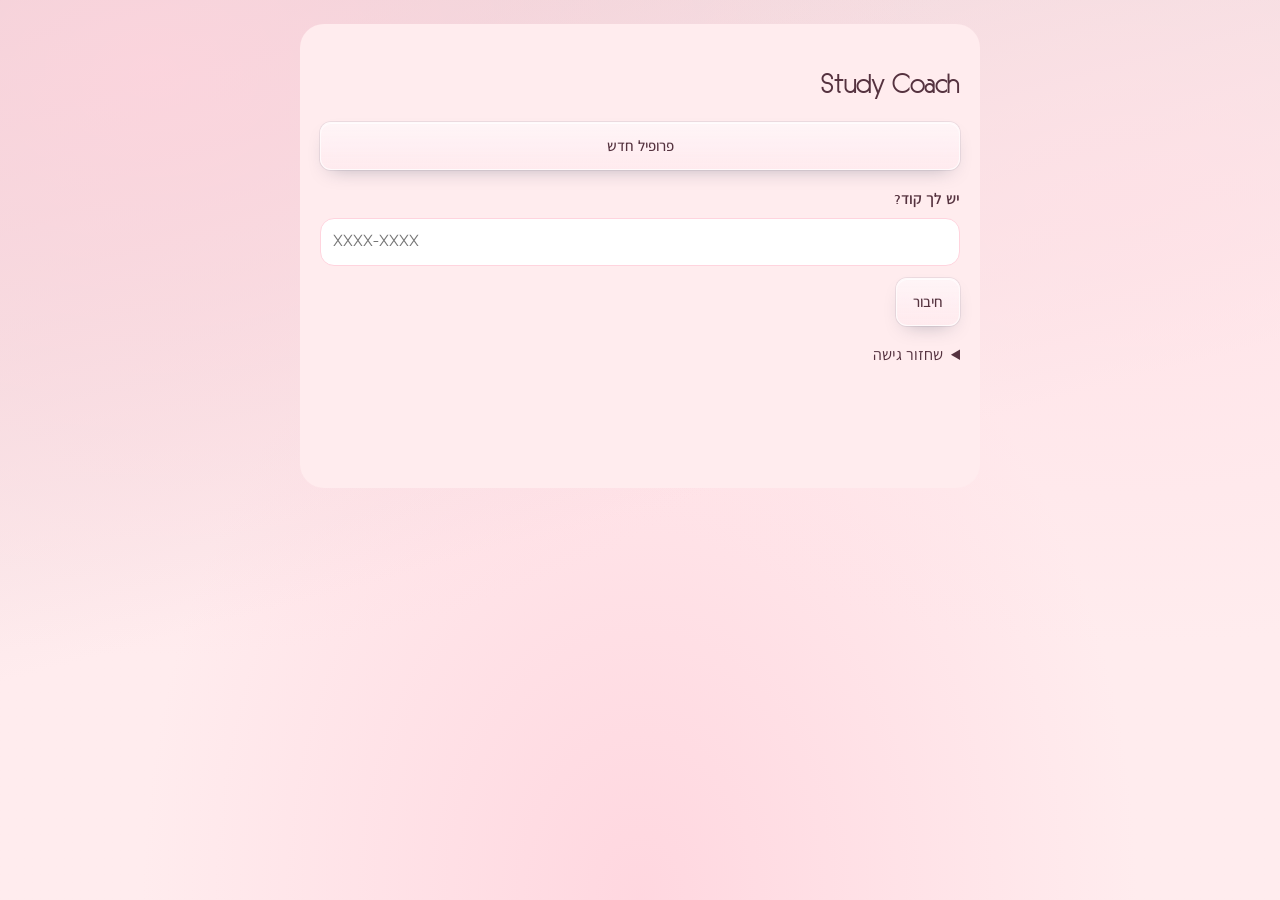
<file: index.html>
<!doctype html>
<html lang="he" dir="rtl" data-style="glass">
<head>
<meta charset="UTF-8">
<meta name="viewport" content="width=device-width, initial-scale=1.0, viewport-fit=cover">
<title>Study Coach</title>
<meta name="robots" content="noindex, nofollow">
<meta name="apple-mobile-web-app-capable" content="yes">
<meta name="mobile-web-app-capable" content="yes">
<meta name="apple-mobile-web-app-status-bar-style" content="black-translucent">
<meta name="apple-mobile-web-app-title" content="Study Coach">
<meta name="theme-color" content="#ffe3ef">
<link rel="manifest" href="manifest.webmanifest">
<link rel="apple-touch-icon" href="apple-touch-icon.png">
<link rel="icon" type="image/png" sizes="192x192" href="icon-192.png">

<style>
:root{
  --ds-page:#fbfaf9; --ds-white:#ffffff; --ds-ink:#251f21; --ds-ink-2:#585254;
  --ds-ink-3:#969394; --ds-hairline:#eae9ea;
  --pink-50:#fff5fa; --pink-100:#ffe3ef; --pink-200:#ffc9de; --pink-300:#ff9ec4; --pink-600:#d6336c; --pink-700:#c2255c;
  --ds-elevation-1: 0 1px 2px rgb(37 31 33 / .12), 0 4px 12px rgb(37 31 33 / .14);
}
*{box-sizing:border-box}
html,body{margin:0;min-height:100%}
body{
  background:var(--ds-page); color:var(--ds-ink);
  font-family:-apple-system,"Segoe UI",Roboto,"Helvetica Neue",Arial,"Noto Sans Hebrew",sans-serif;
  -webkit-font-smoothing:antialiased;
}
.file-card{
  max-width:680px;margin:24px auto;padding:calc(env(safe-area-inset-top,0px) + 22px) 20px calc(104px + env(safe-area-inset-bottom,0px));background:var(--ds-white);
  border-radius:24px;box-shadow:var(--ds-elevation-1);
}
@media (max-width:740px){ .file-card{margin:0;border-radius:0;min-height:100vh;} }
.file-header{margin-bottom:14px;position:relative}
#tabs{position:fixed;left:0;right:0;bottom:0;z-index:20;display:flex;justify-content:center;pointer-events:none}
.tabs-inner{pointer-events:auto;width:100%;max-width:680px;display:flex;gap:4px;background:rgb(255 255 255 / .94);-webkit-backdrop-filter:blur(14px);backdrop-filter:blur(14px);border-top:1.5px solid var(--pink-200);padding:8px 10px calc(8px + env(safe-area-inset-bottom,0px))}
.tab{flex:1;display:flex;flex-direction:column;align-items:center;justify-content:center;gap:2px;min-height:52px;border-radius:16px;text-decoration:none;color:var(--ds-ink-3);font-size:11px;font-weight:700}
.tab-ico{width:24px;height:24px;fill:none;stroke:var(--pink-600);stroke-width:1.8;stroke-linecap:round;stroke-linejoin:round}.tab.is-active .tab-ico{stroke:var(--pink-700)}
.last-nb{display:flex;align-items:center;gap:14px;margin-top:14px;padding:14px 16px;border-radius:20px;border:1.5px solid var(--pink-200);background:var(--pink-50);color:var(--ds-ink);text-decoration:none}.last-nb .tab-ico{width:32px;height:32px;flex:none;stroke:var(--pink-700)}.last-nb-text{display:flex;flex-direction:column;gap:2px;min-width:0}.last-nb-text strong{font-size:17px;overflow-wrap:anywhere}.last-nb-text small{font-size:12px;color:var(--ds-ink-2)}
.tab.is-active{color:var(--pink-700);background:var(--pink-100)}
.page-title{margin:0 0 4px;font-size:28px;font-weight:800}
.settings-lead{font-size:13.5px;color:var(--ds-ink-2);margin:0 0 4px}
.owner-list{display:flex;flex-direction:column;gap:8px;margin-top:8px}
.owner-row{display:flex;align-items:center;justify-content:space-between;gap:10px;border:1.5px solid var(--pink-200);border-radius:14px;padding:10px 12px}
.owner-meta{display:flex;flex-direction:column;gap:2px;min-width:0}
.owner-sub{font-size:12.5px;color:var(--ds-ink-2)}
.owner-row .file-button{margin-top:0;white-space:nowrap;padding:8px 12px;font-size:13.5px}
.file-title{margin:0;font-size:28px;font-weight:800}
.file-fact{margin-top:2px;font-size:13px;color:var(--ds-ink-2)}
.group{margin-top:20px}
.group-label{margin:0 0 8px;font-size:13px;font-weight:700;color:var(--ds-ink-2)}
.caption{font-size:12px;color:var(--ds-ink-2);margin-top:8px}
.closing{margin-top:26px;text-align:center;font-size:12px;color:var(--ds-ink-3)}
.file-button{display:inline-block;font:inherit;font-size:13px;font-weight:700;padding:9px 16px;border-radius:999px;
  border:1.5px solid var(--pink-300);background:var(--pink-100);color:var(--pink-700);cursor:pointer;text-decoration:none}
.file-button[data-variant="secondary"]{background:#fff}
.file-button:hover{border-color:var(--pink-600)}
.file-hover-wrap{text-decoration:none}
.file-hover-underline:hover{text-decoration:underline}
.next-exam{display:flex;flex-direction:column;align-items:flex-start;gap:8px;padding:20px;border-radius:22px;
  background:linear-gradient(135deg,var(--pink-100),var(--pink-200));border:1px solid var(--pink-300);margin-bottom:6px}
.next-label{font-size:13px;font-weight:700;color:var(--pink-700)}
.next-count-row{display:flex;align-items:baseline;gap:8px}
.next-num{font-size:52px;font-weight:800;line-height:1;color:var(--pink-700);font-variant-numeric:tabular-nums}
.next-word{font-size:20px;font-weight:700;color:var(--pink-700)}
.next-word.is-big{font-size:40px;font-weight:800;line-height:1.05}
.next-name{font-size:16px;font-weight:600;color:var(--ds-ink)}
.next-date{font-size:13px;color:var(--ds-ink-2)}
.next-link{margin-top:4px}
.search{display:flex;align-items:center;gap:8px;background:#fff;border:1.5px solid var(--pink-200);border-radius:999px;padding:11px 16px;margin:14px 0 4px}
.search:focus-within{border-color:var(--pink-300)}
.search input{flex:1;min-width:0;border:0;outline:0;font:inherit;font-size:15px;background:transparent;color:var(--ds-ink)}
.search input::placeholder{color:var(--ds-ink-2)}
.no-results{font-size:14px;color:var(--ds-ink-2);text-align:center;padding:18px 0}
.pbar-wrap{display:flex;flex-direction:column;gap:6px;width:100%}
.pbar{height:10px;border-radius:999px;background:#fff;border:1px solid var(--pink-200);overflow:hidden}
.pbar>span{display:block;height:100%;background:var(--pink-600);border-radius:999px;transition:width .3s ease}
.pbar-text{font-size:12px;font-weight:600;color:var(--ds-ink-2)}
.sprint{display:flex;flex-direction:column;gap:10px}
.sprint-card{display:flex;flex-direction:column;gap:10px;padding:14px 16px;border-radius:16px;border:1px solid transparent;text-decoration:none;color:inherit}
.sprint-head{display:flex;justify-content:space-between;align-items:baseline;gap:8px}
.sprint-name{font-weight:700;font-size:14px;color:var(--ds-ink)}
.sprint-days{font-size:12px;font-weight:700;white-space:nowrap}
.exams{display:flex;flex-direction:column}
.exam-row{display:block;padding:12px 0;border-bottom:1px solid var(--ds-hairline);text-decoration:none;color:inherit}
.exam-row:last-child{border-bottom:0}
.exam-flex{display:flex;align-items:center;gap:14px}
.exam-date{display:flex;flex-direction:column;align-items:center;justify-content:center;min-width:56px;padding:6px 8px;background:var(--pink-100);border-radius:14px;color:var(--pink-700)}
.exam-date strong{font-size:20px;line-height:1.1}
.exam-date span{font-size:11px}
.exam-body{flex:1;min-width:0;display:flex;flex-direction:column;gap:2px}
.exam-name{font-weight:600;font-size:14px;color:var(--ds-ink);display:flex;align-items:center;gap:6px;flex-wrap:wrap}
.exam-pill{font-size:10px;font-weight:700;background:var(--pink-100);color:var(--pink-700);border-radius:999px;padding:2px 8px}
.exam-meta{font-size:12px;color:var(--ds-ink-2)}
.exam-count{font-size:13px;font-weight:600;color:var(--pink-700);white-space:nowrap}
.month{border:1px solid var(--pink-200);border-radius:16px;overflow:hidden;background:#fff}
.month-head{display:grid;grid-template-columns:repeat(7,1fr);background:var(--pink-100);color:var(--pink-700);font-size:12px;font-weight:600;text-align:center}
.month-head>div{padding:8px 0}
.month-week{display:grid;grid-template-columns:repeat(7,1fr);border-top:1px solid var(--ds-hairline)}
.month-day{min-height:52px;padding:4px 2px;text-align:center;border-inline-start:1px solid var(--ds-hairline);display:flex;flex-direction:column;align-items:center;gap:2px}
.month-day:first-child{border-inline-start:0}
.month-num{font-size:12px;font-weight:600;color:var(--ds-ink)}
.month-day.has-exam{background:var(--pink-50)}
.month-day.has-exam .month-num{color:var(--pink-700)}
.month-exam{font-size:9px;line-height:1.2;background:var(--pink-200);color:var(--pink-700);border-radius:6px;padding:1px 4px;max-width:100%;overflow:hidden;text-overflow:ellipsis;white-space:nowrap}
.month-day.is-today{outline:2px solid var(--pink-300);outline-offset:-2px;border-radius:8px}
.summaries{display:flex;flex-direction:column;gap:10px}
.summary-row{display:flex;flex-direction:column;gap:10px;padding:12px 14px;background:#fff;border:1px solid var(--ds-hairline);border-radius:16px}
.summary-top{display:flex;align-items:center;gap:12px}
.summary-chip{display:flex;align-items:center;justify-content:center;min-width:40px;height:40px;border-radius:12px;border:1px solid transparent;font-size:20px}
.summary-body{flex:1;min-width:0;display:flex;flex-direction:column;gap:2px}
.summary-name{font-weight:600;font-size:14px;color:var(--ds-ink);text-decoration:none;align-self:flex-start}
.summary-row.is-studied .summary-name{color:var(--ds-ink-2)}
.summary-note{font-size:12px;color:var(--ds-ink-2)}
.summary-actions{display:flex;align-items:center;gap:8px;flex-wrap:wrap}
.studied-toggle{min-height:40px;flex-shrink:0;font:inherit;font-size:12px;font-weight:700;padding:7px 12px;border-radius:999px;border:1.5px solid var(--pink-300);background:#fff;color:var(--pink-700);cursor:pointer;margin-inline-start:auto}
.studied-toggle.is-on{color:#fff;border-width:1.5px}
.subjects{display:grid;grid-template-columns:repeat(2,1fr);gap:10px}
@media (min-width:768px){.subjects{grid-template-columns:repeat(4,1fr)}}
.subject{display:flex;flex-direction:column;align-items:flex-start;gap:4px;padding:14px;background:var(--pink-50);border:1px solid var(--pink-200);border-radius:16px;text-decoration:none;color:inherit}
.subject-emoji{font-size:22px}
.subject-name{font-weight:600;font-size:14px;color:var(--ds-ink)}
.subject-count{font-size:12px;color:var(--ds-ink-2)}
.back-link{align-self:flex-start;margin-bottom:12px;min-height:40px;display:inline-flex;align-items:center}
.subject-head{display:flex;align-items:center;gap:12px;margin-bottom:12px}
.subject-head-emoji{font-size:34px}
.subject-head-name{font-size:26px;font-weight:800;color:var(--ds-ink)}
.subj-exam{display:flex;flex-direction:column;gap:4px;padding:14px 16px;border-radius:16px;border:1px solid transparent;margin-bottom:14px}
.subj-exam-name{font-weight:700;font-size:15px;color:var(--ds-ink)}
.subj-exam-meta{font-size:13px;color:var(--ds-ink-2)}
.hero-wrap{max-width:460px;margin:0 auto;border-radius:24px;overflow:hidden;border:1.5px solid var(--pink-200);background:#f0ebef;box-shadow:0 6px 20px rgb(214 51 108 / .10)}
.hero-wrap img{display:block;width:100%;height:auto}
.streak-card{display:flex;align-items:center;gap:12px;background:linear-gradient(135deg,var(--pink-50),var(--pink-100));border:1.5px solid var(--pink-200);border-radius:22px;padding:14px 18px;margin-top:14px}
@keyframes streak-pop{0%{transform:scale(.35);opacity:.2}60%{transform:scale(1.22);opacity:1}100%{transform:scale(1)}}
.streak-flame{font-size:30px;animation:streak-pop .6s ease}
.streak-num{font-size:34px;font-weight:800;color:var(--pink-700);min-width:42px;text-align:center;animation:streak-pop .5s ease}
.streak-text{display:flex;flex-direction:column;gap:2px}
.streak-label{font-weight:700}
.streak-best{font-size:12.5px;color:var(--pink-600)}
.reminders-card{display:flex;align-items:center;gap:12px;background:linear-gradient(135deg,#fff8dd,#ffefd9);border:1.5px solid #f3e7b4;border-radius:22px;padding:14px 18px;margin-top:14px}
.reminders-emoji{font-size:26px}
.reminders-text{flex:1;display:flex;flex-direction:column;gap:2px}
.reminders-title{font-weight:700}
.reminders-sub{font-size:12.5px;color:#8a6d3b}
.reminders-btn{border:1.5px solid var(--pink-200);background:#fff;color:var(--pink-700);font-weight:700;border-radius:999px;padding:8px 16px;font-size:13px;cursor:pointer}
.sync-card{background:linear-gradient(135deg,#f3e9ff,#ffe9f4);border-color:#e4cdf5}
.sync-code{direction:ltr;display:inline-block;font-size:20px;font-weight:800;letter-spacing:3px;background:#fff;border:1.5px dashed #d9a5e0;border-radius:12px;padding:4px 12px;margin-top:6px}
.sync-input{direction:ltr;font-size:16px;letter-spacing:2px;padding:7px 10px;border-radius:12px;border:1.5px solid #e0b8e8;width:140px;text-align:center;font-family:inherit}
.sync-error{color:#c0392b;font-size:13px}
.sync-row{display:flex;gap:8px;margin-top:6px;flex-wrap:wrap;align-items:center}
.reminders-btn.is-on{background:var(--pink-700);border-color:var(--pink-700);color:#fff}
.reminders-btn:disabled{opacity:.6}
.streak-hint{margin-inline-start:auto;font-size:11px;color:#c49bae;text-align:left}
.hero-gap{margin-top:14px}

[hidden]{display:none!important}
:root[data-theme="blue"]{--ds-page:#f6faff;--ds-ink:#182d49;--ds-ink-2:#49617e;--pink-50:#f0f7ff;--pink-100:#e0efff;--pink-200:#bedbff;--pink-300:#8dbbfa;--pink-600:#377dc7;--pink-700:#235b96}
:root[data-theme="blue"] .sync-card{background:linear-gradient(135deg,#edf4ff,#dcecff);border-color:#bedbff}
:root[data-theme="blue"] .reminders-card:not(.sync-card){background:#eef6ff;border-color:#bedbff}
:root[data-theme="blue"] .reminders-sub{color:#49617e}
:root[data-theme="blue"] .hero-wrap{box-shadow:0 6px 20px rgb(35 91 150 / .10)}
.theme-options{display:flex;gap:12px}.theme-option{min-height:48px;border:2px solid transparent;border-radius:16px;padding:10px 20px;font:inherit;font-weight:700;cursor:pointer}.theme-option[aria-pressed="true"]{outline:2px solid var(--pink-700);outline-offset:3px}
.onboard{display:flex;flex-direction:column;gap:18px;padding-top:22px}.onboard h1{margin:0}.onboard input,.onboard textarea,.timetable-editor{width:100%;font:inherit;min-height:48px;border:1.5px solid var(--pink-200);border-radius:14px;padding:12px;background:#fff;color:var(--ds-ink)}.onboard textarea{min-height:130px;resize:vertical}.onboard label{font-size:14px;font-weight:600;display:grid;gap:8px}.onboard .file-button{min-height:48px;text-align:center}.form-error{color:#b22636;font-size:13px}.timetable-editor{min-height:120px;margin:10px 0;white-space:pre-wrap}.save-state{font-size:12px;color:var(--ds-ink-2);min-height:16px}
.add-link-first{display:block;width:100%;min-height:48px;margin-bottom:22px}.privacy-note p{font-size:13px;line-height:1.7;color:var(--ds-ink-2)}.fold{margin-bottom:14px}.fold summary{display:flex;align-items:center;justify-content:space-between;gap:10px;cursor:pointer;font-weight:600;font-size:14px;color:var(--ds-ink);padding:10px 0;list-style:none}.fold summary::-webkit-details-marker{display:none}.fold summary::after{content:"⌄";color:var(--ds-ink-2);transition:transform .15s ease}.fold[open] summary::after{transform:rotate(180deg)}:root[dir="ltr"] .streak-hint{text-align:right}.danger{color:#b22636;border-color:#e1a6ae;background:#fff5f5}.confirm-panel{margin-top:14px;padding:16px;border:1px solid #e1a6ae;border-radius:16px}.confirm-panel label{display:block;margin-bottom:14px}.add-link-form{display:grid;gap:12px;padding:18px;background:var(--pink-50);border:1px solid var(--pink-200);border-radius:18px;margin-bottom:18px}.add-link-form label{display:grid;gap:6px;font-size:14px}.add-link-form input,.add-link-form select{width:100%;font:inherit;min-height:46px;border-radius:12px;border:1px solid var(--pink-200);padding:10px;background:#fff;color:var(--ds-ink)}

:root[data-theme="purple"]{--ds-page:#faf7ff;--ds-ink:#30213e;--ds-ink-2:#625173;--pink-50:#f8f3ff;--pink-100:#eee5ff;--pink-200:#d8c5f5;--pink-300:#b897e1;--pink-600:#8a5bc1;--pink-700:#6841a3}
:root[data-theme="mint"]{--ds-page:#f5fbf8;--ds-ink:#203a30;--ds-ink-2:#4d6b5f;--pink-50:#effaf5;--pink-100:#def5eb;--pink-200:#b6dfcd;--pink-300:#85c4aa;--pink-600:#368060;--pink-700:#276b52}
:root[data-theme="burgundy"]{--ds-page:#f8f1f2;--ds-ink:#2b0b14;--ds-ink-2:#6b3a47;--pink-50:#f3e6e8;--pink-100:#e9d0d5;--pink-200:#cfa3ac;--pink-300:#a45c6b;--pink-600:#6b1427;--pink-700:#4a0d1b}
:root[data-theme="dark"]{color-scheme:dark;--ds-page:#121a27;--ds-white:#192536;--ds-ink:#e8effb;--ds-ink-2:#b9c8dc;--ds-ink-3:#96aac3;--ds-hairline:#34465e;--pink-50:#1d2b3e;--pink-100:#243349;--pink-200:#405570;--pink-300:#607fa4;--pink-600:#aacbfa;--pink-700:#d0e3ff}
:root:not([data-theme="pink"]) .sync-card,:root:not([data-theme="pink"]) .reminders-card{background:var(--pink-50);border-color:var(--pink-200)}
:root:not([data-theme="pink"]) .reminders-sub,:root:not([data-theme="pink"]) .streak-hint{color:var(--ds-ink-2)}
:root[data-theme="dark"] .tabs-inner{background:rgb(25 37 54 / .96)}
:root[data-theme="dark"] :is(.summary-row,.search,.month,.pbar,.file-button[data-variant="secondary"],.reminders-btn,.sync-code,.sync-input,.onboard input,.onboard textarea,.timetable-editor,.add-link-form input,.add-link-form select){background:var(--ds-white);color:var(--ds-ink)}
:root[data-theme="dark"] .subject{background:var(--pink-50)!important;border-color:var(--pink-200)!important}
:root[data-theme="dark"] .subject-count,:root[data-theme="dark"] .subj-exam-meta{color:var(--ds-ink-2)!important}
:root[data-theme="dark"] .subj-exam,:root[data-theme="dark"] .summary-row.is-studied{background:var(--pink-50)!important;border-color:var(--pink-200)!important}
:root[data-theme="dark"] .summary-chip{color:#243349}
:root[data-theme="dark"] .danger{background:#35232c;color:#ffb7c2;border-color:#a56c79}
.theme-options{flex-wrap:wrap}.theme-option{flex:1 1 28%;min-width:90px}

:root[data-theme="dark"] .sprint-card{background:var(--pink-50)!important;border-color:var(--pink-200)!important}
:root[data-theme="dark"] :is(.sprint-days,.exam-count){color:var(--pink-700)!important}
:root[data-theme="dark"] .studied-toggle:not(.is-on){background:var(--ds-white);color:var(--pink-700)}
:root[data-theme="dark"] .reminders-btn.is-on{background:var(--pink-700);color:#192536}
:root[data-theme="dark"] :is(.form-error,.sync-error){color:#ffb7c2}

.board-queue{display:grid;gap:10px}.board-photo-row{display:flex;gap:8px;align-items:center;justify-content:space-between}.board-thumb{display:flex;align-items:center;gap:10px;border:2px solid transparent;border-radius:12px;padding:6px;background:var(--ds-white);color:var(--ds-ink);font:inherit}.board-thumb.selected{border-color:var(--pink-700)}.board-thumb img{width:54px;height:54px;object-fit:cover}.board-thumb span{font-size:13px}.board-order{display:flex;gap:4px}.board-order .file-button{padding:8px;min-width:36px}.photo-panel{display:grid;gap:12px;padding:16px;border:1px solid var(--pink-200);background:var(--pink-50);border-radius:18px;margin-bottom:20px}
.photo-panel label{display:grid;gap:6px;font-size:14px;font-weight:600}.photo-panel :is(input,select,textarea){width:100%;min-height:46px;font:inherit;padding:10px;border:1px solid var(--pink-200);border-radius:12px;background:var(--ds-white);color:var(--ds-ink)}
.photo-panel textarea{min-height:260px;line-height:1.8;unicode-bidi:plaintext;resize:vertical}.photo-panel img{max-width:100%;max-height:280px;object-fit:contain;justify-self:center;border-radius:10px}.photo-actions{display:flex;gap:8px;flex-wrap:wrap}.photo-hint{font-size:12px;line-height:1.65;color:var(--ds-ink-2);margin:0}.photo-panel input[type=checkbox]{width:auto;min-height:0}.photo-panel .review-consent{display:flex;align-items:flex-start;gap:8px}.text-reading{white-space:pre-wrap;overflow-wrap:anywhere;line-height:1.9;unicode-bidi:plaintext}.photo-status{font-size:13px;color:var(--pink-700)}

.nb-cover-mark{font-size:30px;color:inherit;opacity:.65}.notebook-shelf{display:grid;grid-template-columns:repeat(2,minmax(0,1fr));gap:20px 16px;padding:12px 2px 25px}.notebook-shelf[hidden]{display:none}.notebook-cover{position:relative;display:flex;min-height:204px;flex-direction:column;justify-content:space-between;padding:24px 20px 20px 28px;border-radius:8px 18px 18px 8px;background:var(--cover,#eee5ff);color:#30243d;text-decoration:none;box-shadow:inset 9px 0 0 #00000012,0 7px 0 -3px #fff,0 9px 0 -3px #d6d0d6,0 13px 18px -12px #442d4b66;overflow-wrap:anywhere}.notebook-cover:before{content:'';position:absolute;left:16px;top:0;bottom:0;border-left:1px solid #ffffff80}.notebook-cover strong{font-size:19px;line-height:1.45}.notebook-cover small{font-size:12px;opacity:.8}.nb-hero-wrap{display:grid;grid-template-columns:repeat(2,minmax(0,1fr));gap:20px 16px;padding:12px 2px 4px}.notebook-hero{position:relative;display:flex;min-height:204px;box-sizing:border-box;flex-direction:column;justify-content:space-between;align-items:flex-start;padding:24px 20px 20px 28px;border:0;border-radius:8px 18px 18px 8px;background:var(--pink-100);color:var(--pink-700);font:inherit;text-align:start;cursor:pointer;box-shadow:inset 9px 0 0 #00000012,0 7px 0 -3px #fff,0 9px 0 -3px var(--pink-200),0 13px 18px -12px #442d4b66;overflow-wrap:anywhere}.notebook-hero:before{content:'';position:absolute;left:16px;top:0;bottom:0;border-left:1px solid #ffffff80}.notebook-hero .nb-cover-mark{font-size:30px;opacity:.65}.notebook-hero strong{font-size:19px;line-height:1.45}.notebook-hero .nb-hero-arrow{position:absolute;top:14px;inset-inline-end:14px;font-size:15px;transition:transform .2s}.notebook-hero[aria-expanded="true"] .nb-hero-arrow{transform:rotate(180deg)}.notebook-heading{display:flex;justify-content:space-between;gap:12px;align-items:center;margin-bottom:16px}.notebook-heading h1{margin:0;font-size:26px}.notebook-paper{white-space:pre-wrap;unicode-bidi:plaintext;line-height:2;background:repeating-linear-gradient(transparent,transparent 31px,var(--pink-100) 32px);margin:0 14px;padding:0 0 12px}.notebook-meta{font-size:13px;color:var(--ds-ink-2)}.notebook-empty{text-align:center;padding:35px 15px;color:var(--ds-ink-2)}.nb-actions{align-items:center}.nb-menu{position:relative;display:inline-flex}.nb-menu-btn{min-width:44px;font-size:20px;line-height:1}.nb-menu-panel{position:absolute;top:calc(100% + 6px);inset-inline-end:0;z-index:40;display:flex;flex-direction:column;min-width:210px;padding:6px;background:var(--ds-white);border:1px solid var(--pink-200);border-radius:14px;box-shadow:0 16px 34px -16px #442d4b66}.nb-menu-panel[hidden]{display:none}.nb-menu-item{display:block;width:100%;padding:12px 14px;border:0;background:transparent;font:inherit;font-size:15px;color:var(--ds-ink);text-align:start;border-radius:10px;cursor:pointer}.nb-menu-item:active{background:var(--pink-50)}.nb-menu-item:disabled{opacity:.45}.nb-menu-item.danger{color:#b3261e}.nb-book{margin-top:14px;background:var(--ds-white);border:1px solid var(--pink-200);border-radius:16px;box-shadow:0 14px 30px -22px #442d4b66;overflow:hidden}.nb-leaf{padding:14px 16px 16px;cursor:pointer}.nb-leaf+.nb-leaf{border-top:1px solid var(--pink-100);box-shadow:inset 0 8px 10px -10px #442d4b33}.nb-leaf.nb-open{background:var(--pink-50)}.nb-leaf-head{display:flex;align-items:baseline;gap:8px}.nb-leaf-head h3{margin:0;font-size:16px}.nb-leaf-num{margin-inline-start:auto;font-size:11px;color:var(--ds-ink-3);white-space:nowrap}.nb-leaf .notebook-paper{margin:0;padding:6px 0 0}.nb-leaf-tools{display:flex;flex-wrap:wrap;gap:8px;margin-top:12px;padding-top:12px;border-top:1px solid var(--pink-100)}.nb-leaf-tools[hidden]{display:none}.nb-form{margin:18px 0}.nb-form input,.nb-form select{max-width:100%}.tabs-inner .tab{min-width:0;padding-inline:5px;font-size:11px}@media(min-width:700px){.notebook-shelf,.nb-hero-wrap{grid-template-columns:repeat(3,minmax(0,1fr))}}
.exam-item{border-bottom:1px solid var(--ds-hairline);padding-bottom:8px}.exam-item:last-child{border-bottom:0}.exam-item .exam-row{border-bottom:0;padding-bottom:6px}.exam-links-row{display:flex;flex-wrap:wrap;gap:6px;padding:0 4px 6px}.exam-chip{font-size:12px;font-weight:600;background:var(--pink-100);color:var(--pink-700);border-radius:999px;padding:4px 10px;text-decoration:none}.exam-edit{background:none;border:0;font:inherit;font-size:12px;color:var(--ds-ink-2);padding:6px 4px;min-height:32px;cursor:pointer;text-decoration:underline}.exam-links{border:1px solid var(--pink-200);border-radius:12px;padding:10px 12px;margin:0;display:grid;gap:8px;background:transparent}.exam-links legend{font-size:14px;padding:0 6px}.add-link-form .exam-check{display:flex;align-items:center;gap:10px;font-size:14px}.add-link-form .exam-check input{width:20px;min-height:20px;height:20px;flex:none;padding:0}.exam-form .danger{margin-top:0}.cal-row{align-items:flex-start!important;flex-wrap:wrap}.cal-row span{flex:1;min-width:0}.cal-row small{color:var(--ds-ink-2)}.add-link-form .cal-row select{width:100%;min-height:40px}
.tab{position:relative}.tab.has-badge::after{content:'';position:absolute;top:8px;inset-inline-start:calc(50% + 6px);width:9px;height:9px;border-radius:50%;background:var(--pink-700)}.fr-list{display:flex;flex-direction:column}.fr-row{display:flex;align-items:center;justify-content:space-between;gap:10px;padding:12px 0;border-bottom:1px solid var(--ds-hairline);text-decoration:none;color:inherit}.fr-col{flex-direction:column;align-items:stretch}.fr-name{font-weight:600;font-size:14px;color:var(--ds-ink)}.fr-tag{font-size:11px;color:var(--ds-ink-3);font-weight:600}.fr-actions{display:flex;gap:8px;flex-wrap:wrap;align-items:center}.fr-actions .file-button{min-height:40px;padding:0 14px}.fr-link{background:none;border:0;font:inherit;font-size:13px;color:var(--ds-ink-2);text-decoration:underline;min-height:40px;cursor:pointer}.fr-back{font-size:13px;color:var(--ds-ink-2)}.fr-actions select{min-height:40px;border-radius:12px;border:1px solid var(--pink-200);padding:0 8px;font:inherit;background:#fff;color:var(--ds-ink)}:root[data-theme="dark"] .fr-actions select{background:var(--ds-white);color:var(--ds-ink)}.onboard .onboard-check{display:flex;align-items:center;gap:10px;font-size:14px}.onboard .onboard-check input{width:22px;min-height:22px;height:22px;padding:0;flex:none}

.chat-heading{display:flex;align-items:center;justify-content:space-between;gap:10px}.chat-heading h1{overflow-wrap:anywhere;font-size:24px;margin:12px 0}.chat-back{color:var(--pink-700);text-decoration:none;display:inline-block;padding:10px 0}.chat-source{display:grid;gap:8px;background:var(--pink-50);border:1px solid var(--pink-200);border-radius:18px;padding:16px;margin:18px 0}.chat-source label{font-size:14px;font-weight:600}.chat-source select{width:100%;border:1px solid var(--pink-200);border-radius:12px;background:var(--ds-white);font:inherit;color:var(--ds-ink);padding:12px}.chat-source details{font-size:13px}.chat-source details p{font-size:14px;margin:10px 0}.chat-messages{min-height:200px;padding:16px 0;display:grid;gap:12px}.chat-empty{text-align:center;color:var(--ds-ink-2);padding:20px 8px}.chat-empty h2{font-size:18px;color:var(--ds-ink);margin:12px 0 6px}.chat-empty p{font-size:14px;line-height:1.7;margin:0}.chat-mark{display:inline-flex;color:var(--pink-700);padding:12px;border-radius:50%;background:var(--pink-50)}.chat-starters{display:flex;gap:8px;flex-wrap:wrap;margin-bottom:20px}.chat-starters button{font:inherit;font-size:13px;background:var(--ds-white);border:1px solid var(--pink-200);color:var(--pink-700);border-radius:20px;padding:11px 14px;min-height:44px}.chat-composer{background:var(--ds-white);padding:12px 0;display:grid;gap:10px;border-top:1px solid var(--pink-200)}.chat-composer .review-consent{display:flex;align-items:flex-start;gap:8px;font-size:12px;line-height:1.6;color:var(--ds-ink-2)}.chat-composer input{margin-top:4px}.chat-input-row{display:flex;gap:8px;align-items:flex-end}.chat-input-row textarea{min-width:0;flex:1;border:1px solid var(--pink-200);border-radius:16px;padding:12px;font:inherit;font-size:15px;resize:vertical;background:var(--pink-50);color:var(--ds-ink)}.chat-input-row button{min-height:48px}.chat-composer #chat-status{font-size:12px;color:var(--ds-ink-2);margin:0;line-height:1.6}.chat-bubble{padding:14px 16px;border-radius:18px;line-height:1.8;font-size:15px;white-space:pre-wrap;overflow-wrap:anywhere;border:1px solid var(--pink-200)}.chat-bubble.user{background:var(--pink-50);margin-left:26px}.chat-bubble.assistant{background:var(--ds-white);margin-right:18px}.chat-speaker{display:block;font-size:11px;color:var(--ds-ink-2);margin-bottom:6px}.chat-heading .file-button{font-size:12px;padding:10px 12px}

/* Theme baseline. */
:root,:root[data-theme="pink"]{--ds-page:#fffbfc;--ds-ink:#30262c;--ds-ink-2:#705b65;--ds-ink-3:#705b65;--ds-hairline:#e9d5de;--pink-50:#fffbfc;--pink-100:#f8eaf0;--pink-200:#e9d5de;--pink-300:#d4a9bb;--pink-600:#9b4264;--pink-700:#9b4264}
:root[data-theme="blue"]{--ds-page:#f9fbff;--ds-ink:#243247;--ds-ink-2:#586a80;--ds-ink-3:#586a80;--ds-hairline:#d7e2ef;--pink-50:#f9fbff;--pink-100:#e8f0fa;--pink-200:#d7e2ef;--pink-300:#a7bfdc;--pink-600:#315f91;--pink-700:#315f91}
:root[data-theme="purple"]{--ds-page:#fcfaff;--ds-ink:#342b40;--ds-ink-2:#6f5e7d;--ds-ink-3:#6f5e7d;--ds-hairline:#e3d8ee;--pink-50:#fcfaff;--pink-100:#f0eaf7;--pink-200:#e3d8ee;--pink-300:#c4afd8;--pink-600:#71508f;--pink-700:#71508f}
:root[data-theme="mint"]{--ds-page:#f9fcfa;--ds-ink:#293b33;--ds-ink-2:#5a7065;--ds-ink-3:#5a7065;--ds-hairline:#d2e6dc;--pink-50:#f9fcfa;--pink-100:#e6f2ec;--pink-200:#d2e6dc;--pink-300:#a8ccbb;--pink-600:#326c59;--pink-700:#326c59}
:root[data-theme="burgundy"]{--ds-page:#fcf8fa;--ds-ink:#38242b;--ds-ink-2:#765864;--ds-ink-3:#765864;--ds-hairline:#e4cdd5;--pink-50:#fcf8fa;--pink-100:#f1e3e8;--pink-200:#e4cdd5;--pink-300:#c29aa9;--pink-600:#681e35;--pink-700:#681e35}
:root[data-theme="dark"]{--ds-page:#151c28;--ds-white:#1c2736;--ds-ink:#edf1f8;--ds-ink-2:#b4c0d2;--ds-ink-3:#b4c0d2;--ds-hairline:#3b4a5e;--pink-50:#151c28;--pink-100:#263447;--pink-200:#3b4a5e;--pink-300:#647b98;--pink-600:#bad1ee;--pink-700:#bad1ee}
body,input,textarea,select,button{font-family:Heebo,-apple-system,Arial,sans-serif}.file-card{background:var(--ds-page);box-shadow:none}.file-title{font-size:28px;font-weight:600;letter-spacing:-.4px}.group-label{font-size:17px;font-weight:500}.file-button{border-radius:11px;min-height:44px;font-weight:500}.tabs-inner{background:var(--ds-white);border-top:1px solid var(--pink-200);gap:3px}.tab{color:var(--ds-ink-2);font-weight:500;border-radius:11px}.tab.is-active{font-weight:600}.tab-ico{stroke-width:1.6}.next-exam,.streak-card,.last-nb{background:var(--pink-100);border:1px solid var(--pink-200);border-radius:18px;box-shadow:none}.next-exam{padding:20px}.next-num{font-size:42px;font-weight:600}.next-word,.next-name{font-weight:600}.streak-num{font-weight:600;animation:none}.streak-card{margin-top:18px}.streak-hint{display:none}.last-nb:not(.chat-home){background:var(--ds-white);margin-top:18px}.last-nb:not(.chat-home)>.tab-ico{border-inline-start:3px solid var(--pink-700);padding-inline-start:5px;width:36px;height:42px}.last-nb-text strong{font-weight:500}.chat-home{min-height:150px;padding:22px;margin:0 0 20px;align-items:center;background:var(--pink-100)}.chat-home>.tab-ico{width:38px;height:38px}.chat-home .last-nb-text strong{font-size:31px;font-weight:600;direction:ltr;text-align:start}.chat-home .last-nb-text small{display:none}.chat-home>span:last-child{margin-inline-start:auto;font-size:25px;color:var(--pink-700)}.summary-row{position:relative;border-color:var(--pink-200);border-inline-start:3px solid var(--subject-accent,var(--pink-700));background:var(--ds-white)}.back-link,.fr-back{display:flex!important;width:max-content;max-width:100%;margin:0 auto 14px 0!important;min-height:44px;align-items:center;gap:6px;padding:8px 10px!important;background:transparent!important;border:0!important;color:var(--pink-700);font-size:14px;text-decoration:none;direction:ltr}.back-link:before,.fr-back:before{content:'←';font-size:20px}.sc-back{display:flex;width:max-content;margin:0 auto 12px 0;min-height:44px;align-items:center;gap:8px;color:var(--pink-700);text-decoration:none;font-size:14px;direction:ltr}.sc-back svg{width:20px;height:20px}.subject-head-name{font-size:26px;font-weight:600}.studied-toggle{min-height:44px}.studied-toggle.is-on{animation:sc-check .2s ease-out}@keyframes sc-check{from{transform:scale(.96)}to{transform:scale(1)}}@media(prefers-reduced-motion:reduce){*,*::before,*::after{animation:none!important;transition:none!important;scroll-behavior:auto!important}}@media(max-width:360px){.tabs-inner .tab{font-size:10px;padding-inline:2px}.chat-home{padding:18px;min-height:140px}.chat-home .last-nb-text strong{font-size:29px}}

.streak-card{flex-wrap:wrap}.study-week{display:flex;justify-content:space-between;gap:8px;flex-basis:100%;padding-top:8px;direction:rtl}.study-week-day{display:flex;flex-direction:column;align-items:center;gap:6px;color:var(--ds-ink-2)}.study-week-day small{font-size:12px}.study-week-day>span{display:grid;place-items:center;width:29px;height:29px;border:1px solid var(--pink-300);border-radius:50%;font-size:15px;color:var(--pink-700);background:var(--ds-white)}.study-week-day.is-done>span{background:var(--pink-700);border-color:var(--pink-700);color:var(--ds-white)}.study-week-day[aria-current=date]>span{outline:2px solid var(--pink-700);outline-offset:3px}.study-week-day.is-future>span{border-style:dashed}

/* Reference palettes, opaque surfaces. Preview pending review. */
@font-face{font-family:Assistant;src:url('[data-uri]') format('truetype');font-weight:200 800;font-display:swap;unicode-range:U+0590-05FF,U+FB1D-FB4F}
@font-face{font-family:Felix007;src:url('[data-uri]') format('truetype');font-weight:100 900;font-display:swap}
body,input,textarea,select,button{font-family:Assistant,Felix007,sans-serif!important}
:root,:root[data-theme=pink]{--ds-page:#FFECEE;--ds-white:#ffffff;--ds-ink:#55323F;--ds-ink-2:#694351;--ds-ink-3:#694351;--ds-hairline:#FEBDCE;--pink-50:#FFECEE;--pink-100:#FFE0E6;--pink-200:#FFD4DE;--pink-300:#FFC9D6;--pink-600:#55323F;--pink-700:#55323F;--cover:#FFD4DE;--spine:#FEBDCE;--bookmark:#55323F;--paper:#fff;--page-rule:#FFE0E6}
:root[data-theme=blue]{--ds-page:#DBECF4;--ds-white:#fff;--ds-ink:#194569;--ds-ink-2:#194569;--ds-ink-3:#194569;--ds-hairline:#91AEC4;--pink-50:#DBECF4;--pink-100:#CADEED;--pink-200:#B7D0E1;--pink-300:#91AEC4;--pink-600:#194569;--pink-700:#194569;--cover:#91AEC4;--spine:#5F84A2;--bookmark:#194569;--paper:#fff;--page-rule:#DBECF4}
:root[data-theme=purple]{--ds-page:#E0B6E4;--ds-white:#fff;--ds-ink:#47034E;--ds-ink-2:#5D0565;--ds-ink-3:#5D0565;--ds-hairline:#9F5EA5;--pink-50:#E0B6E4;--pink-100:#E0B6E4;--pink-200:#9F5EA5;--pink-300:#7E3285;--pink-600:#5D0565;--pink-700:#47034E;--cover:#7E3285;--spine:#5D0565;--bookmark:#47034E;--paper:#fff;--page-rule:#E0B6E4}
:root[data-theme=mint]{--ds-page:#DDEAD1;--ds-white:#fff;--ds-ink:#4B6043;--ds-ink-2:#4B6043;--ds-ink-3:#4B6043;--ds-hairline:#A3C585;--pink-50:#DDEAD1;--pink-100:#C7DDB5;--pink-200:#B3CF99;--pink-300:#95BB72;--pink-600:#658354;--pink-700:#4B6043;--cover:#95BB72;--spine:#75975E;--bookmark:#4B6043;--paper:#fff;--page-rule:#DDEAD1}
:root[data-theme=burgundy]{--ds-page:#D77A7D;--ds-white:#fff;--ds-ink:#461220;--ds-ink-2:#461220;--ds-ink-3:#461220;--ds-hairline:#B23A48;--pink-50:#D77A7D;--pink-100:#D77A7D;--pink-200:#B23A48;--pink-300:#8C2F39;--pink-600:#69212D;--pink-700:#461220;--cover:#B23A48;--spine:#8C2F39;--bookmark:#461220;--paper:#fff;--page-rule:#f1dada}
:root[data-theme=dark]{color-scheme:dark;--ds-page:#0A1C3A;--ds-white:#1A2D55;--ds-ink:#D4D4D8;--ds-ink-2:#D4D4D8;--ds-ink-3:#A1A5BE;--ds-hairline:#505D89;--pink-50:#0A1C3A;--pink-100:#1A2D55;--pink-200:#32436F;--pink-300:#505D89;--pink-600:#D4D4D8;--pink-700:#D4D4D8;--cover:#32436F;--spine:#505D89;--bookmark:#A1A5BE;--paper:#1A2D55;--page-rule:#32436F}
.tabs-inner,:root[data-theme=dark] .tabs-inner{background:var(--ds-white);backdrop-filter:none}
.sync-card,.reminders-card,.sprint-card,.subject{background:var(--pink-100)!important;border-color:var(--pink-200)!important}
.subject,.summary-row{--subject-accent:var(--pink-700)!important}.summary-chip{background:var(--pink-200)!important;color:var(--ds-ink)!important}
.sc-back,.back-link,.fr-back{min-height:56px!important;gap:10px;padding:10px 16px!important;font-size:19px!important;font-weight:600;border:1px solid var(--pink-200)!important;background:var(--ds-white)!important;border-radius:14px}
.sc-back svg{width:27px;height:27px}.back-link:before,.fr-back:before{font-size:27px}
.theme-options{gap:14px}.theme-option{display:flex;flex-direction:column;gap:12px;align-items:center;padding:14px 12px;border:1px solid var(--pink-200);border-radius:14px}.palette-strip{display:flex;direction:ltr;width:100%;height:20px;overflow:hidden;border-radius:6px}.palette-strip i{flex:1}
.nb-hero-wrap{display:block;padding:20px 12px 30px}.notebook-hero,.notebook-cover{width:100%;max-width:220px;aspect-ratio: .69;min-height:0;height:auto;margin:0 auto;display:flex;padding:0;border:0;border-radius:9px 20px 20px 9px;background:var(--cover)!important;color:var(--ds-ink);isolation:isolate;box-shadow:-6px 5px 0 var(--pink-200),-11px 9px 0 var(--pink-100),1px 4px 0 #fff,1px 8px 0 var(--pink-200),0 20px 24px -20px #251f2160}
.notebook-hero:before,.notebook-cover:before{content:'';left:12px;top:0;bottom:0;width:10px;border:0;background:var(--spine);border-radius:0;z-index:-1}
.notebook-hero:after,.notebook-cover:after{content:'';position:absolute;right:22px;top:0;width:15px;height:65px;background:var(--bookmark);border-radius:0 0 3px 3px}
.notebook-hero .nb-cover-mark,.notebook-cover .nb-cover-mark{display:none}
.notebook-hero strong,.notebook-cover strong{position:absolute;top:24%;left:23%;right:17%;min-height:72px;padding:17px 10px;border-radius:8px;background:#fff;color:#55323F;display:grid;place-items:center;text-align:center;font-size:19px;font-weight:600;line-height:1.35}
.notebook-hero .nb-hero-arrow{top:auto;bottom:20px;inset-inline-end:22px;font-size:23px}
.notebook-cover small{position:absolute;bottom:25px;right:22px;left:30px;opacity:1;font-size:13px;color:var(--ds-ink)}
.notebook-shelf{gap:35px 24px;padding:22px 12px 32px}.notebook-cover{max-width:220px}.notebook-cover strong{font-size:17px}.notebook-heading{margin-top:12px}.notebook-heading h1{font-size:28px}.notebook-heading>.nb-cover-mark{display:none}
.nb-section-tabs{display:flex;gap:6px;overflow-x:auto;padding:14px 4px 0;scrollbar-width:thin}.nb-section-tab{flex:none;min-height:44px;padding:8px 16px;max-width:180px;overflow:hidden;text-overflow:ellipsis;white-space:nowrap;border:1px solid var(--pink-200);border-bottom:0;border-radius:10px 10px 0 0;background:var(--pink-200);color:var(--ds-ink);font:inherit;cursor:pointer}.nb-section-tab[aria-pressed=true]{background:var(--paper);font-weight:700}
.nb-book{margin:0 2px 22px 7px;border:0;border-inline-start:9px solid var(--spine);border-radius:4px 12px 12px 4px;background:var(--paper);box-shadow:-3px 4px 0 var(--pink-200),-6px 8px 0 var(--paper),-7px 9px 0 var(--pink-200);overflow:hidden}
.nb-leaf{padding:24px 18px 28px;scroll-margin-top:20px;cursor:pointer;background:var(--paper)}.nb-leaf+.nb-leaf{border-top:8px solid var(--pink-200);box-shadow:none}.nb-leaf.nb-open{background:var(--paper)}.nb-leaf-head{padding-bottom:12px;border-bottom:1px solid var(--pink-200)}.nb-leaf-head h3{font-size:19px}.notebook-paper{font-size:17px;line-height:32px;background:repeating-linear-gradient(var(--paper),var(--paper) 31px,var(--page-rule) 31px,var(--page-rule) 32px)!important;color:var(--ds-ink);min-height:150px;padding-top:8px!important;overflow-wrap:anywhere}
@media(max-width:360px){.notebook-shelf{gap:30px 18px}.notebook-cover strong{font-size:15px;left:20%;right:13%;padding:10px 6px;min-height:64px}.notebook-cover small{font-size:12px;right:14px;left:24px;bottom:16px}.notebook-cover:after{right:17px;width:12px;height:48px}}

.nb-leaf[hidden]{display:none!important}.nb-book{touch-action:pan-y}.nb-pagination{display:flex;justify-content:center;align-items:center;gap:22px;margin:18px 0 24px}.nb-pagination button{min-width:52px}.nb-section-tabs{overflow:auto} :root[data-theme=purple] .notebook-cover small,:root[data-theme=burgundy] .notebook-cover small{color:#fff}.notebook-cover small{opacity:1}
/* 2026-10-28 readability: larger small text, stronger ink, full notebook page with side settings */
:root{--ds-ink-2:#453f41;--ds-ink-3:#6d676a}
:root[data-theme="blue"]{--ds-ink-2:#3a5069}
:root[data-theme="purple"]{--ds-ink-2:#4d405d}
:root[data-theme="mint"]{--ds-ink-2:#3d554b}
:root[data-theme="burgundy"]{--ds-ink-2:#552d39}
:root[data-theme="dark"]{--ds-ink-2:#ccd9ea;--ds-ink-3:#b3c4da}
.tab,.tabs-inner .tab{font-size:13px}
.exam-date span{font-size:13px}.exam-pill{font-size:12px}.month-exam{font-size:11px}
.month-num,.month-head{font-size:14px}
.streak-hint,.fr-tag,.chat-speaker,.nb-leaf-num{font-size:13px}
.last-nb-text small,.caption,.closing,.pbar-text,.sprint-days,.exam-meta,.summary-note,.subject-count,.save-state,.photo-hint,.studied-toggle,.exam-chip,.exam-edit,.chat-composer .review-consent,.chat-composer #chat-status,.study-week-day small{font-size:14px}
.owner-sub,.streak-best,.reminders-sub{font-size:14.5px}
.file-fact,.group-label,.next-label,.next-date,.form-error,.sync-error,.fr-link,.fr-back,.settings-lead,.privacy-note p,.file-button,.owner-row .file-button,.reminders-btn,.exam-count,.chat-starters button,.subj-exam-meta,.notebook-meta,.photo-status,.board-thumb span,.chat-source details{font-size:15px}
.exam-name,.summary-name,.subject-name,.sprint-name,.fr-name,.fold summary,.add-link-form label,.onboard label,.chat-empty p,.no-results,.chat-source label,.photo-panel label{font-size:15.5px}
.nb-menu-item{font-size:16px}
.notebook-cover small{font-size:15px}
.exam-meta,.summary-note,.subject-count,.caption,.next-date,.file-fact,.settings-lead,.notebook-meta,.subj-exam-meta,.owner-sub,.month-num,.last-nb-text small,.pbar-text,.save-state,.study-week-day small,.chat-speaker{font-weight:600}
.notebook-paper{font-size:18px}
.nb-leaf-head h3{font-size:21px}
.nb-stage{display:flex;gap:14px;align-items:flex-start;margin-top:6px}
.nb-main{flex:1;min-width:0;display:flex;flex-direction:column}
.nb-main .nb-book{flex:1;min-height:calc(100dvh - 330px);display:flex;flex-direction:column}
.nb-main .nb-leaf{flex:1;display:flex;flex-direction:column}
.nb-main .nb-leaf .notebook-paper{flex:1;min-height:220px}
.nb-main .nb-leaf-tools{margin-top:auto}
.nb-main .nb-book>.notebook-empty{flex:1;display:grid;place-items:center}
.nb-side{flex:none;width:134px;display:flex;flex-direction:column;gap:8px;padding:14px 10px;background:var(--pink-50);border:1px solid var(--pink-200);border-radius:16px;position:sticky;top:10px}
.nb-side .nb-side-title{margin:0;font-size:19px;font-weight:700;line-height:1.35;overflow-wrap:anywhere}
.nb-side .nb-side-meta{margin:0 0 6px;font-size:13px;font-weight:600;color:var(--ds-ink-2)}
.nb-side .file-button,.nb-side .nb-menu-item{display:block;width:100%;text-align:center;padding:10px 6px;font-size:14px;min-height:44px;border-radius:11px}
.nb-side .nb-menu-item{border:1px solid var(--pink-200);background:var(--ds-white)}
.nb-side .nb-menu-item.danger{border-color:#e1a6ae;background:#fff5f5}
@media(min-width:700px){.nb-side{width:196px;padding:18px 14px;gap:10px}.nb-side .nb-side-title{font-size:23px}.nb-side .nb-side-meta{font-size:14px}.nb-side .file-button,.nb-side .nb-menu-item{font-size:16px}}
@media(max-width:380px){.nb-stage{gap:10px}.nb-side{width:120px}}
.nb-cover-unit{min-width:0}.nb-settings-toggle{display:flex;align-items:center;justify-content:center;width:48px;height:48px;margin:8px auto 0;padding:0;border:0;border-radius:12px;background:transparent;color:var(--ds-ink);cursor:pointer}.nb-settings-toggle:hover,.nb-settings-toggle:focus-visible{background:var(--pink-100)}.nb-settings-toggle[aria-expanded="true"] svg{transform:rotate(180deg)}.nb-cover-settings{max-width:220px;margin:0 auto;border:1px solid var(--pink-200);border-radius:14px;padding:5px;background:var(--ds-white)}.nb-cover-settings[hidden]{display:none}.nb-manage-row{display:flex;align-items:center;justify-content:space-between;gap:12px;flex-wrap:wrap;padding:12px 0;border-bottom:1px solid var(--pink-100)}.nb-manage-row span{overflow-wrap:anywhere;flex:1;min-width:90px}.nb-manage-row small{font-size:12px;color:var(--ds-ink-2)}.nb-leaf-tools [data-delete][hidden],.nb-side #nb-rename[hidden],.nb-side #nb-delete[hidden]{display:none!important}

/* Liquid Glass (approved preview trial-glass.html) */
:root[data-style=glass]{--glass-hi:linear-gradient(180deg,rgba(255,255,255,.55),rgba(255,255,255,.14));--glass-hi-deep:linear-gradient(180deg,rgba(255,255,255,.26),rgba(255,255,255,0) 60%);--glass-rim:linear-gradient(rgba(255,255,255,.75),rgba(255,255,255,.75));--glass-sh:inset 0 1px 0 rgba(255,255,255,.7),0 0 0 1px rgba(30,45,75,.08),0 8px 20px -10px rgba(30,45,75,.35)}
:root[data-style=glass] .file-button,:root[data-style=glass] .next-exam,:root[data-style=glass] .streak-card,:root[data-style=glass] .last-nb,:root[data-style=glass] .chat-home,:root[data-style=glass] .notebook-hero,:root[data-style=glass] .tabs-inner,:root[data-style=glass] .file-button.pri,:root[data-style=glass] .tab.is-active{border:1px solid transparent;box-shadow:var(--glass-sh);-webkit-backdrop-filter:blur(10px) saturate(1.5);backdrop-filter:blur(10px) saturate(1.5)}
:root[data-style=glass] .file-button,:root[data-style=glass] .next-exam,:root[data-style=glass] .streak-card,:root[data-style=glass] .last-nb,:root[data-style=glass] .chat-home,:root[data-style=glass] .notebook-hero,:root[data-style=glass] .tabs-inner{--gb:var(--g,color-mix(in srgb,var(--pink-100) 72%,transparent));background:var(--glass-hi) padding-box,linear-gradient(var(--gb),var(--gb)) padding-box,var(--glass-rim) border-box}
:root[data-style=glass] .file-button[data-variant="secondary"],:root[data-style=glass] .last-nb,:root[data-style=glass] .tabs-inner{--g:color-mix(in srgb,var(--ds-white) 74%,transparent)}
:root[data-style=glass] .chat-home{--g:color-mix(in srgb,var(--pink-100) 72%,transparent)}
:root[data-style=glass] .notebook-hero{--g:color-mix(in srgb,var(--pink-100) 66%,transparent)}
:root[data-style=glass] .file-button.pri,:root[data-style=glass] .tab.is-active{background:var(--glass-hi-deep) padding-box,linear-gradient(var(--pink-700),var(--pink-700)) padding-box,var(--glass-rim) border-box;color:var(--ds-page)}
:root[data-style=glass] .tab.is-active .tab-ico{stroke:var(--ds-page)}
:root[data-theme=dark][data-style=glass]{--glass-hi:linear-gradient(180deg,rgba(255,255,255,.20),rgba(255,255,255,.05));--glass-hi-deep:linear-gradient(180deg,rgba(255,255,255,.30),rgba(255,255,255,.06) 60%);--glass-rim:linear-gradient(rgba(255,255,255,.35),rgba(255,255,255,.35));--glass-sh:inset 0 1px 0 rgba(255,255,255,.3),0 0 0 1px rgba(255,255,255,.07),0 8px 20px -10px rgba(0,0,0,.6)}
@media (prefers-reduced-transparency:reduce){:root[data-style=glass] .file-button,:root[data-style=glass] .next-exam,:root[data-style=glass] .streak-card,:root[data-style=glass] .last-nb,:root[data-style=glass] .chat-home,:root[data-style=glass] .notebook-hero,:root[data-style=glass] .tabs-inner{-webkit-backdrop-filter:none;backdrop-filter:none}}
:root[data-style=glass] body{background-image:radial-gradient(ellipse at 12% 8%,color-mix(in srgb,var(--pink-200) 80%,transparent),transparent 50%),radial-gradient(ellipse at 88% 22%,color-mix(in srgb,var(--pink-100) 75%,transparent),transparent 45%),radial-gradient(ellipse at 50% 100%,color-mix(in srgb,var(--pink-300) 60%,transparent),transparent 55%),linear-gradient(165deg,color-mix(in srgb,var(--pink-700) 14%,var(--ds-page)),var(--ds-page) 55%);background-attachment:fixed}
</style>
<!-- Embedded font licenses
Assistant
Copyright 2020 The Assistant Project Authors (https://github.com/hafontia/Assistant).
Copyright 2010 The Source Sans Pro Authors (https://github.com/adobe-fonts/source-sans-pro), with Reserved Font Name 'Source'.
Source is a trademark of Adobe Systems Incorporated in the United States and/or other countries.

This Font Software is licensed under the SIL Open Font License, Version 1.1.
This license is copied below, and is also available with a FAQ at:
http://scripts.sil.org/OFL


- -- -- -- -- -- -- -- -- -- -- -- -- -- -- -- -- -- -- -- -- -- -- -- -- -- -- -- -- --
SIL OPEN FONT LICENSE Version 1.1 - 26 February 2007
- -- -- -- -- -- -- -- -- -- -- -- -- -- -- -- -- -- -- -- -- -- -- -- -- -- -- -- -- --

PREAMBLE
The goals of the Open Font License (OFL) are to stimulate worldwide
development of collaborative font projects, to support the font creation
efforts of academic and linguistic communities, and to provide a free and
open framework in which fonts may be shared and improved in partnership
with others.

The OFL allows the licensed fonts to be used, studied, modified and
redistributed freely as long as they are not sold by themselves. The
fonts, including any derivative works, can be bundled, embedded, 
redistributed and/or sold with any software provided that any reserved
names are not used by derivative works. The fonts and derivatives,
however, cannot be released under any other type of license. The
requirement for fonts to remain under this license does not apply
to any document created using the fonts or their derivatives.

DEFINITIONS
"Font Software" refers to the set of files released by the Copyright
Holder(s) under this license and clearly marked as such. This may
include source files, build scripts and documentation.

"Reserved Font Name" refers to any names specified as such after the
copyright statement(s).

"Original Version" refers to the collection of Font Software components as
distributed by the Copyright Holder(s).

"Modified Version" refers to any derivative made by adding to, deleting,
or substituting - - in part or in whole - - any of the components of the
Original Version, by changing formats or by porting the Font Software to a
new environment.

"Author" refers to any designer, engineer, programmer, technical
writer or other person who contributed to the Font Software.

PERMISSION & CONDITIONS
Permission is hereby granted, free of charge, to any person obtaining
a copy of the Font Software, to use, study, copy, merge, embed, modify,
redistribute, and sell modified and unmodified copies of the Font
Software, subject to the following conditions:

1) Neither the Font Software nor any of its individual components,
in Original or Modified Versions, may be sold by itself.

2) Original or Modified Versions of the Font Software may be bundled,
redistributed and/or sold with any software, provided that each copy
contains the above copyright notice and this license. These can be
included either as stand-alone text files, human-readable headers or
in the appropriate machine-readable metadata fields within text or
binary files as long as those fields can be easily viewed by the user.

3) No Modified Version of the Font Software may use the Reserved Font
Name(s) unless explicit written permission is granted by the corresponding
Copyright Holder. This restriction only applies to the primary font name as
presented to the users.

4) The name(s) of the Copyright Holder(s) or the Author(s) of the Font
Software shall not be used to promote, endorse or advertise any
Modified Version, except to acknowledge the contribution(s) of the
Copyright Holder(s) and the Author(s) or with their explicit written
permission.

5) The Font Software, modified or unmodified, in part or in whole,
must be distributed entirely under this license, and must not be
distributed under any other license. The requirement for fonts to
remain under this license does not apply to any document created
using the Font Software.

TERMINATION
This license becomes null and void if any of the above conditions are
not met.

DISCLAIMER
THE FONT SOFTWARE IS PROVIDED "AS IS", WITHOUT WARRANTY OF ANY KIND,
EXPRESS OR IMPLIED, INCLUDING BUT NOT LIMITED TO ANY WARRANTIES OF
MERCHANTABILITY, FITNESS FOR A PARTICULAR PURPOSE AND NONINFRINGEMENT
OF COPYRIGHT, PATENT, TRADEMARK, OR OTHER RIGHT. IN NO EVENT SHALL THE
COPYRIGHT HOLDER BE LIABLE FOR ANY CLAIM, DAMAGES OR OTHER LIABILITY,
INCLUDING ANY GENERAL, SPECIAL, INDIRECT, INCIDENTAL, OR CONSEQUENTIAL
DAMAGES, WHETHER IN AN ACTION OF CONTRACT, TORT OR OTHERWISE, ARISING
FROM, OUT OF THE USE OR INABILITY TO USE THE FONT SOFTWARE OR FROM
OTHER DEALINGS IN THE FONT SOFTWARE.

Felix007
SIL OPEN FONT LICENSE

Version 1.1 - 26 February 2007

PREAMBLE
The goals of the Open Font License (OFL) are to stimulate worldwide
development of collaborative font projects, to support the font creation
efforts of academic and linguistic communities, and to provide a free and
open framework in which fonts may be shared and improved in partnership
with others.

The OFL allows the licensed fonts to be used, studied, modified and
redistributed freely as long as they are not sold by themselves. The
fonts, including any derivative works, can be bundled, embedded,
redistributed and/or sold with any software provided that any reserved
names are not used by derivative works. The fonts and derivatives,
however, cannot be released under any other type of license. The
requirement for fonts to remain under this license does not apply
to any document created using the fonts or their derivatives.

DEFINITIONS
"Font Software" refers to the set of files released by the Copyright
Holder(s) under this license and clearly marked as such. This may
include source files, build scripts and documentation.

"Reserved Font Name" refers to any names specified as such after the
copyright statement(s).

"Original Version" refers to the collection of Font Software components as
distributed by the Copyright Holder(s).

"Modified Version" refers to any derivative made by adding to, deleting,
or substituting — in part or in whole — any of the components of the
Original Version, by changing formats or by porting the Font Software to a
new environment.

"Author" refers to any designer, engineer, programmer, technical
writer or other person who contributed to the Font Software.

PERMISSION & CONDITIONS
Permission is hereby granted, free of charge, to any person obtaining
a copy of the Font Software, to use, study, copy, merge, embed, modify,
redistribute, and sell modified and unmodified copies of the Font
Software, subject to the following conditions:

1) Neither the Font Software nor any of its individual components,
in Original or Modified Versions, may be sold by itself.

2) Original or Modified Versions of the Font Software may be bundled,
redistributed and/or sold with any software, provided that each copy
contains the above copyright notice and this license. These can be
included either as stand-alone text files, human-readable headers or
in the appropriate machine-readable metadata fields within text or
binary files as long as those fields can be easily viewed by the user.

3) No Modified Version of the Font Software may use the Reserved Font
Name(s) unless explicit written permission is granted by the corresponding
Copyright Holder. This restriction only applies to the primary font name as
presented to the users.

4) The name(s) of the Copyright Holder(s) or the Author(s) of the Font
Software shall not be used to promote, endorse or advertise any
Modified Version, except to acknowledge the contribution(s) of the
Copyright Holder(s) and the Author(s) or with their explicit written
permission.

5) The Font Software, modified or unmodified, in part or in whole,
must be distributed entirely under this license, and must not be
distributed under any other license. The requirement for fonts to
remain under this license does not apply to any document created
using the Font Software.

TERMINATION
This license becomes null and void if any of the above conditions are
not met.

DISCLAIMER
THE FONT SOFTWARE IS PROVIDED "AS IS", WITHOUT WARRANTY OF ANY KIND,
EXPRESS OR IMPLIED, INCLUDING BUT NOT LIMITED TO ANY WARRANTIES OF
MERCHANTABILITY, FITNESS FOR A PARTICULAR PURPOSE AND NONINFRINGEMENT
OF COPYRIGHT, PATENT, TRADEMARK, OR OTHER RIGHT. IN NO EVENT SHALL THE
COPYRIGHT HOLDER BE LIABLE FOR ANY CLAIM, DAMAGES OR OTHER LIABILITY,
INCLUDING ANY GENERAL, SPECIAL, INDIRECT, INCIDENTAL, OR CONSEQUENTIAL
DAMAGES, WHETHER IN AN ACTION OF CONTRACT, TORT OR OTHERWISE, ARISING
FROM, OUT OF THE USE OR INABILITY TO USE THE FONT SOFTWARE OR FROM
OTHER DEALINGS IN THE FONT SOFTWARE.
-->
</head>
<body>
<div class="file-card"><div id="app" class="hub"></div></div>
<nav id="tabs" aria-label="ניווט"><div class="tabs-inner">
<a class="tab" data-tab="home" href="#/"><svg class="tab-ico" viewBox="0 0 24 24" aria-hidden="true"><path d="M4 11.5 12 5l8 6.5"/><path d="M6 10.5V19h12v-8.5"/><path d="M10 19v-5h4v5"/></svg>בית</a>
<a class="tab" data-tab="summaries" href="#/summaries"><svg class="tab-ico" viewBox="0 0 24 24" aria-hidden="true"><rect x="4.5" y="4.5" width="4.5" height="15" rx="1"/><rect x="10.5" y="4.5" width="4.5" height="15" rx="1"/><path d="m16.8 6.2 3.4 1-3.6 12-3.2-1"/></svg>סיכומים</a>
<a class="tab" data-tab="notebooks" href="#/notebooks"><svg class="tab-ico" viewBox="0 0 24 24" aria-hidden="true"><rect x="6" y="3.5" width="12.5" height="17" rx="2"/><path d="M6 8H3.5M6 12H3.5M6 16H3.5M10 8.5h5.5M10 12h5.5"/></svg>מחברות</a>
<a class="tab" data-tab="exams" href="#/exams"><svg class="tab-ico" viewBox="0 0 24 24" aria-hidden="true"><rect x="4" y="5.5" width="16" height="14.5" rx="2.5"/><path d="M4 10h16M8.5 3.5v4M15.5 3.5v4"/></svg>מבחנים</a>
<a class="tab" data-language-fixed="he" data-tab="friends" href="#/friends"><svg class="tab-ico" viewBox="0 0 24 24" aria-hidden="true"><circle cx="9" cy="8.5" r="3"/><path d="M3.5 19c0-3 2.4-5 5.5-5s5.5 2 5.5 5"/><circle cx="17" cy="9.5" r="2.3"/><path d="M16.2 14.3c2.4.2 4.3 1.8 4.3 4.7"/></svg>חברים</a>
<a class="tab" data-tab="settings" href="#/settings"><svg class="tab-ico" viewBox="0 0 24 24" aria-hidden="true"><path d="M12 3.25 14.1 4.1l1.7-1.3 2 2-1.3 1.7.85 2.1 2 .6v2.8l-2 .6-.85 2.1 1.3 1.7-2 2-1.7-1.3-2.1.85-.6 2h-2.8l-.6-2-2.1-.85-1.7 1.3-2-2 1.3-1.7L3.25 12l-2-.6V8.6l2-.6L4.1 5.9 2.8 4.2l2-2 1.7 1.3 2.1-.85.6-2h2.8zM12 9a3 3 0 1 0 0 6 3 3 0 0 0 0-6Z"/></svg>הגדרות</a>
</div></nav>
<script>
"use strict";
let ROOT='', COUNCIL_ID='';
const folder=id=>`https://drive.google.com/drive/folders/${id}`;
const PROGRESS_DAYS=3;
const C={
  pink:{bg:'#ffe3ef',border:'#ffc9de',accent:'#c2255c'},
  lavender:{bg:'#f3edff',border:'#ddd0fa',accent:'#6d4fb0'},
  mint:{bg:'#e6f7ef',border:'#c9ecdd',accent:'#2f8f5b'},
  sky:{bg:'#e8f3ff',border:'#cde5fb',accent:'#2b6cb0'},
  peach:{bg:'#fff0e4',border:'#fbdfc6',accent:'#b85c17'},
  lemon:{bg:'#fff8dd',border:'#f3e7b4',accent:'#7a6116'},
  sand:{bg:'#faf3e7',border:'#ecdfc6',accent:'#8a6d3b'},
  clay:{bg:'#fbeaea',border:'#f1d3d3',accent:'#a34a4a'},
  teal:{bg:'#e5f6f9',border:'#c6e9f1',accent:'#1f7a8c'},
  rose:{bg:'#ffe9ee',border:'#f7cbd5',accent:'#c94f6d'},
  orange:{bg:'#ffefe2',border:'#fadbc2',accent:'#b35c1e'},
  green:{bg:'#ebf7e4',border:'#d3eac3',accent:'#4a7c2f'},
  peri:{bg:'#eef0ff',border:'#d8dcfb',accent:'#5a67b8'},
};
let subjects=[], exams=[], summaries=[], councilItems=[];
const hebDays=['א׳','ב׳','ג׳','ד׳','ה׳','ו׳','ש׳'];
const hebMonths=['ינואר','פברואר','מרץ','אפריל','מאי','יוני','יולי','אוגוסט','ספטמבר','אוקטובר','נובמבר','דצמבר'];
function daysUntil(ex){const now=new Date();const today=new Date(now.getFullYear(),now.getMonth(),now.getDate()).getTime();const target=new Date(ex.y,ex.m-1,ex.d).getTime();return Math.round((target-today)/86400000);}
function countdown(ex){const d=daysUntil(ex);if(d<0)return 'עבר';if(d===0)return 'היום!';if(d===1)return 'מחר!';return `עוד ${d} ימים`;}
function examWeekday(ex){return `יום ${hebDays[new Date(ex.y,ex.m-1,ex.d).getDay()]}`;}
function subjectSummaries(n){return summaries.filter(s=>s.subject===n);}
function nextExamFor(n){return exams.filter(ex=>ex.subject===n&&daysUntil(ex)>=0).sort((a,b)=>daysUntil(a)-daysUntil(b))[0];}
const IL_DAY=new Intl.DateTimeFormat('en-CA',{timeZone:'Asia/Jerusalem'});
function todayKey(){return IL_DAY.format(new Date());}
function shiftDayKey(key,delta){const [y,m,d]=key.split('-').map(Number);return new Date(Date.UTC(y,m-1,d+delta)).toISOString().slice(0,10);}
function computeStreaks(days){
  const set=new Set(Object.keys(days).filter(k=>days[k]));
  let cursor=set.has(todayKey())?todayKey():shiftDayKey(todayKey(),-1);
  let current=0;
  while(set.has(cursor)){current++;cursor=shiftDayKey(cursor,-1);}
  let best=0,run=0,prev='';
  for(const k of [...set].sort()){run=prev&&k===shiftDayKey(prev,1)?run+1:1;if(run>best)best=run;prev=k;}
  return {current,best};
}
const store={
  get studied(){try{return JSON.parse(localStorage.getItem('studied.v1')||'{}')}catch(e){return {}}},
  set studied(v){localStorage.setItem('studied.v1',JSON.stringify(v))},
  get days(){try{return JSON.parse(localStorage.getItem('studyDays.v1')||'{}')}catch(e){return {}}},
  set days(v){localStorage.setItem('studyDays.v1',JSON.stringify(v))},
};
function markStudyDay(){const d=store.days;d[todayKey()]=true;store.days=d;
  if(window.syncLocalChanged)window.syncLocalChanged();
  if(window.reportStudyDay){const {current}=computeStreaks(d);window.reportStudyDay(todayKey(),current);}}
function esc(s){return String(s??'').replace(/[&<>"']/g,c=>({'&':'&amp;','<':'&lt;','>':'&gt;','"':'&quot;',"'":'&#39;'}[c]));}
function lastNotebookHtml(){
  const p=window.boardProfile&&window.boardProfile(),bs=(p&&p.notebooks)||[];if(!bs.length)return '';
  let id='';try{id=localStorage.getItem('sc-last-notebook')||'';}catch(e){}
  const n=bs.find(b=>b.id===id)||bs.slice().sort((a,b)=>String(b.updatedAt||'').localeCompare(String(a.updatedAt||'')))[0];
  const s=(p.subjects||[]).find(x=>x.key===n.subjectKey);
  const esc=v=>String(v==null?'':v).replace(/[&<>"']/g,c=>({'&':'&amp;','<':'&lt;','>':'&gt;','"':'&quot;',"'":'&#39;'}[c]));
  return `<a class="last-nb" href="#/notebooks/${esc(n.id)}"><svg class="tab-ico" viewBox="0 0 24 24" aria-hidden="true"><rect x="6" y="3.5" width="12.5" height="17" rx="2"/><path d="M6 8H3.5M6 12H3.5M6 16H3.5M10 8.5h5.5M10 12h5.5"/></svg><span class="last-nb-text"><small>המחברת האחרונה</small><strong>${esc(n.title)}</strong><small>${esc(s&&s.name||'')} · ${n.pages.length} דפים</small></span></a>`;
}
function studyWeekHtml(days){
  const today=todayKey(),weekday=new Date(today+'T12:00:00Z').getUTCDay();
  const start=shiftDayKey(today,-weekday),labels=['א','ב','ג','ד','ה','ו','ש'];
  return `<div class="study-week" aria-label="פעילות הלמידה השבוע">${labels.map((label,i)=>{const key=shiftDayKey(start,i),done=!!days[key],future=key>today;return `<span class="study-week-day${done?' is-done':''}${future?' is-future':''}" aria-label="${key}: ${done?'סיימתי ללמוד':future?'טרם הגיע':'לא סומנה למידה'}"${key===today?' aria-current="date"':''}><small>${label}</small><span aria-hidden="true">${done?'✓':''}</span></span>`;}).join('')}</div>`;
}
function streakHtml(){
  const {current,best}=computeStreaks(store.days);
  return `<div class="streak-card"><span class="streak-num">${current}</span><span class="streak-text"><span class="streak-label">${current===1?'יום רצף':'ימי רצף'}</span><span class="streak-best">השיא שלך: ${best}</span></span><span class="streak-hint">יום נספר עם ״למדתי״</span>${studyWeekHtml(store.days)}</div>`;
}
function nextExamHtml(){
  const upcoming=exams.filter(ex=>!ex.far&&daysUntil(ex)>=0);
  if(!upcoming.length)return '';
  const min=Math.min(...upcoming.map(daysUntil));
  const sameDay=upcoming.filter(ex=>daysUntil(ex)===min);
  const first=sameDay[0];
  return `<div class="next-exam"><span class="next-label">המבחן הקרוב</span>
    <div class="next-count-row">${min>1?`<span class="next-num">${min}</span><span class="next-word">ימים</span>`:min===1?`<span class="next-word is-big">מחר!</span>`:`<span class="next-word is-big">היום! בהצלחה</span>`}</div>
    <span class="next-name">${sameDay.map(ex=>ex.name).join(' + ')}</span>
    <span class="next-date">${examWeekday(first)}, ${first.d} ב${hebMonths[first.m-1]}${first.time?` · ${first.time}`:''}</span>
    ${first.url?`<a class="file-button next-link" href="${first.url}" target="_blank" rel="noreferrer">${first.hasSummary?'פתחי את הסיכום':'פתחי את תיקיית המקצוע'}</a>`:''}
  </div>`;
}
function progressHtml(done,total,color){
  const pct=total>0?Math.round(done/total*100):0;
  return `<div class="pbar-wrap"><div class="pbar" style="border-color:${color.border}" role="progressbar" aria-valuemin="0" aria-valuemax="${total}" aria-valuenow="${done}"><span style="width:${pct}%;background:${color.accent}"></span></div><span class="pbar-text">${total>0?`למדת ${done} מתוך ${total} סיכומים · ${pct}%`:'עוד אין סיכומים במקצוע'}</span></div>`;
}
function sprintHtml(){
  const studied=store.studied;
  const inWindow=exams.filter(ex=>ex.subject&&!ex.far&&daysUntil(ex)>=0&&daysUntil(ex)<=PROGRESS_DAYS);
  if(!inWindow.length)return '';
  const cards=inWindow.map(ex=>{
    const subj=subjects.find(s=>s.name===ex.subject);
    const linked=(ex.summaryIds||[]).map(id=>summaries.find(x=>x.id===id)).filter(Boolean);
    const list=linked.length?linked:subjectSummaries(ex.subject);
    const done=list.filter(s=>studied[s.id]).length;
    const days=daysUntil(ex);
    return `<a href="#/subject/${subj.key}" class="sprint-card" style="background:${subj.color.bg};border-color:${subj.color.border}">
      <span class="sprint-head"><span class="sprint-name">${ex.name}</span><span class="sprint-days" style="color:${subj.color.accent}">${days===0?'היום!':days===1?'מחר!':`עוד ${days} ימים`}</span></span>
      ${progressHtml(done,list.length,subj.color)}</a>`;
  }).join('');
  return `<section class="group"><h2 class="group-label">הספרינט האחרון</h2><div class="sprint">${cards}</div></section>`;
}
function monthWeeks(y,m){
  const first=new Date(y,m-1,1);const days=new Date(y,m,0).getDate();
  const weeks=[];let week=new Array(first.getDay()).fill(null);
  for(let d=1;d<=days;d++){week.push(d);if(week.length===7){weeks.push(week);week=[];}}
  if(week.length){while(week.length<7)week.push(null);weeks.push(week);}
  return weeks;
}
let novExams={};
function novemberHtml(){
  const weeks=monthWeeks(2026,11);
  const now=new Date();
  const isThisMonth=now.getFullYear()===2026&&now.getMonth()===10;
  const today=now.getDate();
  const head=hebDays.map(d=>`<div>${d}</div>`).join('');
  const body=weeks.map(week=>`<div class="month-week">${week.map(day=>{
    const marks=day?novExams[day]:undefined;
    const cls=['month-day',day===null?'is-empty':'',marks?'has-exam':'',isThisMonth&&day===today?'is-today':''].join(' ');
    return `<div class="${cls}">${day!==null?`<span class="month-num">${day}</span>`:''}${marks?marks.map(mk=>`<span class="month-exam" style="background:${mk.c.bg};color:${mk.c.accent}">${mk.t}</span>`).join(''):''}</div>`;
  }).join('')}</div>`).join('');
  return `<div class="month" role="table" aria-label="יומן נובמבר 2026"><div class="month-head" role="row">${head}</div>${body}</div>`;
}
function examLinksHtml(ex){
  const ids=ex.summaryIds||[];if(!ids.length)return '';
  const list=ids.map(id=>summaries.find(s=>s.id===id)).filter(Boolean);if(!list.length)return '';
  return `<span class="exam-links-row">${list.map(s=>`<a class="exam-chip" href="${s.type==='text'?'#/text/'+s.id:s.url}" ${s.type==='text'?'':'target="_blank" rel="noreferrer"'}>${s.name}</a>`).join('')}</span>`;
}
function examBoardHtml(){
  const sorted=exams.map((ex,i)=>({ex,i})).filter(({ex})=>daysUntil(ex)>=0).sort((a,b)=>new Date(a.ex.y,a.ex.m-1,a.ex.d)-new Date(b.ex.y,b.ex.m-1,b.ex.d));
  return `<div class="exams">${sorted.map(({ex,i})=>{
    const chipStyle=ex.color?`background:${ex.color.bg};color:${ex.color.accent}`:'';
    const inner=`<span class="exam-date" style="${chipStyle}"><strong>${ex.d}</strong><span>${hebMonths[ex.m-1]}${ex.far?` ${ex.y}`:''}</span></span>
      <span class="exam-body"><span class="exam-name">${ex.name}${ex.hasSummary?`<span class="exam-pill" style="${chipStyle}">יש סיכום</span>`:''}</span>
      <span class="exam-meta">${examWeekday(ex)}${ex.time?` · ${ex.time}`:''}${ex.detail?` · ${ex.detail}`:''}</span></span>
      <span class="exam-count" style="${ex.color?`color:${ex.color.accent}`:''}">${countdown(ex)}</span>`;
    const row=ex.url
      ?`<a class="exam-row file-hover-wrap" href="${ex.url}" target="_blank" rel="noreferrer"><span class="file-hover-underline exam-flex">${inner}</span></a>`
      :`<div class="exam-row"><span class="exam-flex">${inner}</span></div>`;
    return `<div class="exam-item">${row}${examLinksHtml(ex)}<button type="button" class="exam-edit" data-exam-edit="${i}">עריכה</button></div>`;
  }).join('')}</div>`;
}
function summaryRowHtml(s){
  const studied=store.studied;
  const on=!!studied[s.id];
  return `<div class="summary-row ${on?'is-studied':''}" style="--subject-accent:${s.color.accent};${on?`background:${s.color.bg};border-color:${s.color.border}`:''}">
    <span class="summary-top">
      <span class="summary-body"><a class="summary-name file-hover-wrap" href="${s.type==='text'?'#/text/'+s.id:s.url}" ${s.type==='text'?'':'target="_blank" rel="noreferrer"'}><span class="file-hover-underline">${s.name}</span></a>
      <span class="summary-note">${s.note}</span></span></span>
    <span class="summary-actions"><button type="button" class="studied-toggle ${on?'is-on':''}" ${on?`style="background:${s.color.accent};border-color:${s.color.accent}"`:''} data-toggle="${s.id}" aria-pressed="${on}">${on?'סיימתי ללמוד ✓':'סיימתי ללמוד'}</button></span>
  </div>`;
}
function summaryListHtml(items){
  return `<div class="summaries">${items.map(summaryRowHtml).join('')}</div>`;
}
function subjectTileHtml(s){
  const count=subjectSummaries(s.name).length;
  return `<a href="#/subject/${s.key}" class="subject" style="background:${s.color.bg};border-color:${s.color.border}">
    <span class="subject-name">${s.name}</span>
    <span class="subject-count" style="color:${s.color.accent}">${count>0?`${count} סיכומים`:'עדיין ריקה'}</span></a>`;
}
function searchResultsHtml(q){
  const query=q.trim();
  const ms=summaries.filter(s=>s.name.includes(query)||s.subject.includes(query)||s.note.includes(query)||(s.type==='text'&&String(s.text||'').includes(query)));
  const mj=subjects.filter(s=>s.name.includes(query));
  let out='';
  if(mj.length)out+=`<section class="group"><h2 class="group-label">מקצועות</h2><div class="subjects">${mj.map(subjectTileHtml).join('')}</div></section>`;
  if(ms.length)out+=`<section class="group"><h2 class="group-label">סיכומים</h2>${summaryListHtml(ms)}</section>`;
  if(!mj.length&&!ms.length)out=`<p class="no-results">לא נמצאו תוצאות ל״${query}״</p>`;
  return out;
}
function settingsHtml(){
  return `
  <header class="file-header"><h1 class="file-title">הגדרות</h1></header>
  <section class="group"><details class="fold"><summary>צבע האפליקציה</summary><div id="theme-picker"></div></details></section><section class="group"><details class="fold"><summary>שפה · Language</summary><div id="language-picker"></div></details></section><section class="group"><details class="fold"><summary>אבטחת גישה</summary><div id="security-settings"></div></details></section><section class="group"><details class="fold"><summary>מערכת השעות</summary><div id="timetable-settings"></div></details></section>
  <section class="group"><details class="fold"><summary>חיבור בין מכשירים</summary><div id="sync-card"></div></details></section>
  <section class="group"><details class="fold"><summary>ייבוא מבחנים מיומן גוגל</summary><div id="calendar-card"></div></details></section>
  <section class="group"><details class="fold"><summary>פרופיל</summary><div id="friends-profile"></div></details></section>
  <section class="group"><details class="fold"><summary>התראות</summary><div id="reminders-card"></div></details></section>
  <section class="group" id="owner-group" hidden><details class="fold"><summary>ניהול האפליקציה</summary><div id="owner-admin"></div></details></section>
  <section class="group privacy-note"><h2 class="group-label">פרטיות</h2><details class="fold"><summary>מדיניות פרטיות</summary><p>המקצועות, הקישורים, מערכת השעות, העדפות הצבע ונתוני הלמידה נשמרים בפרופיל בשרת ובמכשירים שחוברו אליו. הרשמה להתראות שומרת גם כתובת משלוח טכנית. קבצים מקושרים נשארים בדרייב ובהרשאות שלו. שם פרטי ושם משפחה שנשמרים בפרופיל נראים לאחרים רק אם בחרת להיות ניתנת לחיפוש. אם הפעלת גם חיפוש לפי תחילת השם והצעות, יוצגו רק שם פרטי ואות ראשונה של שם המשפחה, ולמי שמציעים אותה גם מספר החברים המשותפים בלבד. חברים שאישרת רואים שמות של מחברות וסיכומים בלבד, ותוכן עובר רק באישור על כל פריט, כעותק שנשאר אצל מי שקיבלה. סיכומי טקסט מצילום נשמרים בפרופיל. צילום לוח נשלח רק באישור לעיבוד זמני ב-Cloudflare, ללא שמירת התמונה באפליקציה או ביומני תוכן. ייבוא מיומן גוגל הוא אופציונלי, לקריאה בלבד וביומנים שבבעלותך: האפליקציה קוראת כותרות ותאריכים רק כדי להציג לך מבחנים לבחירה, ורק מה שסימנת נשמר בפרופיל כמבחן, כמו מבחן שהוספת ידנית, ולא נראה לחברים. מידע מהיומן לא נמכר, לא משמש לפרסום ולא נקרא על ידי בני אדם, והגישה מתבטלת מיד אחרי הקריאה. השירות אינו משתמש בתוכן לאימון, בכפוף לחריגי אבטחה וחוק. PDF נוצר במכשיר. מוני שימוש יומיים ללא התמונה או הטקסט נשמרים בנפרד עד לאיפוס היומי (00:02 UTC).</p><p>מנהלת האפליקציה (בעלת האתר) רואה רשימת פרופילים עם שם, תאריך הצטרפות ומצב חסימה בלבד, ויכולה להשבית פרופיל; אין לה גישה לתוכן של משתמשים. קוד החיבור ומפתח השחזור מעניקים גישה לפרופיל. שמרו אותם פרטיים. מחיקת הפרופיל מסירה את נתוניו הפעילים בשרת ואת העותק במכשיר הזה, ולא מוחקת קבצים בדרייב, גיבויים פרטיים או עותקים במכשירים אחרים. אין כאן מערכת חשבונות מלאה.</p><p>תוכן ישן עשוי עדיין להופיע בהיסטוריית הקוד הציבורית, שטרם נוקתה.</p></details><p class="save-state"><a href="/privacy.html" target="_blank" rel="noopener">Privacy Policy (English) · מדיניות פרטיות מלאה</a></p><button class="file-button danger" id="delete-profile">מחיקת פרופיל</button><div id="delete-confirm"></div></section>`;
}
function homeHtml(){
  return `
  ${window.studyChatHome?window.studyChatHome():''}
  ${nextExamHtml()}
  ${streakHtml()}
  ${lastNotebookHtml()}
  ${sprintHtml()}
  `;
}
function summariesPageHtml(){
  return `
  <button class="file-button add-link-first" id="add-file">הוספת קובץ</button><div id="add-file-form"></div><button class="file-button add-link-first" id="photo-board">צילום לוח ל-PDF</button><div id="photo-workspace"></div>
  <header class="file-header"><h1 class="file-title">סיכומים</h1></header>
  <div class="search" role="search"><input id="search-input" type="search" placeholder="חיפוש סיכום או מקצוע…" aria-label="חיפוש סיכום או מקצוע"></div>
  <div id="home-below"></div>`;
}
function examsPageHtml(){
  return `
  <header class="file-header"><h1 class="file-title">מבחנים</h1></header>
  ${nextExamHtml()}
  <section class="group"><h2 class="group-label">לוח מבחנים</h2><button class="file-button add-link-first" id="exam-add" type="button">הוספת מבחן</button><div id="exam-form-box"></div>${examBoardHtml()}</section>
  <section class="group"><h2 class="group-label">יומן</h2><div id="exam-cal"></div></section>`;
}
function homeBelowHtml(q){
  if(q&&q.trim().length>0)return searchResultsHtml(q);
  return `
  <section class="group"><h2 class="group-label">המקצועות שלי</h2><div class="subjects">${subjects.map(subjectTileHtml).join('')}</div>
    ${window.userHasDriveRoot?`<div style="margin-top:10px"><a class="file-button" data-variant="secondary" href="${ROOT}" target="_blank" rel="noreferrer">פתחי את כל התיקייה בדרייב</a></div>`:''}</section>
  <section class="group"><h2 class="group-label">הסיכומים שלי</h2>${summaryListHtml(summaries)}</section>
  ${councilItems.length?`<section class="group"><h2 class="group-label">מועצת תלמידים</h2>
    <div class="summaries">${councilItems.map(item=>`
      <div class="summary-row"><span class="summary-top">
      <span class="summary-body"><a class="summary-name file-hover-wrap" href="${item.url}" target="_blank" rel="noreferrer"><span class="file-hover-underline">${item.name}</span></a>
      <span class="summary-note">${item.note}</span></span></span></div>`).join('')}</div>
    <div style="margin-top:10px"><a class="file-button" data-variant="secondary" href="${folder(COUNCIL_ID)}" target="_blank" rel="noreferrer">פתחי את תיקיית המועצה בדרייב</a></div></section>`:''}`;
}
function subjectPageHtml(subj){
  const list=subjectSummaries(subj.name);
  const studied=store.studied;
  const done=list.filter(s=>studied[s.id]).length;
  const exam=nextExamFor(subj.name);
  return `
  <div><a href="#/summaries" class="file-button back-link" data-variant="secondary">‹ סיכומים</a></div>
  <div class="subject-head"><span class="subject-head-name">${subj.name}</span></div><div id="subj-color-box"></div>
  ${exam?`<div class="subj-exam" style="background:${subj.color.bg};border-color:${subj.color.border}">
    <span class="subj-exam-name">${exam.name}</span>
    <span class="subj-exam-meta">${examWeekday(exam)}, ${exam.d} ב${hebMonths[exam.m-1]}${exam.far?` ${exam.y}`:''}${exam.time?` · ${exam.time}`:''} · ${countdown(exam)}</span></div>`:''}
  ${list.length?`<section class="group"><h2 class="group-label">ההתקדמות שלי</h2>${progressHtml(done,list.length,subj.color)}</section>`:''}
  ${list.length?`<section class="group"><h2 class="group-label">הסיכומים</h2>${summaryListHtml(list)}</section>`:''}
  ${subj.id?`<div style="margin-top:14px"><a class="file-button" data-variant="secondary" href="${folder(subj.id)}" target="_blank" rel="noreferrer">פתחי את התיקייה בדרייב</a></div>`:''}`;
}
const app=document.getElementById('app');
let homeQuery='';
function setTab(name){
  document.querySelectorAll('#tabs .tab').forEach(t=>{const on=t.getAttribute('data-tab')===name;t.classList.toggle('is-active',on);if(on)t.setAttribute('aria-current','page');else t.removeAttribute('aria-current');});
}
function render(){
  if(!window.userContentReady){app.innerHTML=window.onboardingHtml?window.onboardingHtml():'<h1 class="file-title">Study Coach</h1>';document.getElementById("tabs").hidden=true;if(window.bindOnboarding)window.bindOnboarding();return;}
  document.getElementById("tabs").hidden=false;
  const hash=location.hash||'#/';
  const m=hash.match(/^#\/subject\/([a-z0-9]+)$/);
  const closing=`<div class="closing">Study Coach</div>`;
  if(hash.startsWith('#/friends')){
    setTab('friends');app.innerHTML='<div id="friends-workspace"></div>';if(window.renderFriends)window.renderFriends();
  }else if(hash.startsWith('#/notebooks')){
    setTab('notebooks');app.innerHTML='<div id="notebook-workspace"></div>';if(window.renderNotebooks)window.renderNotebooks();
  }else if(hash.startsWith('#/text/')){
    setTab('summaries');app.innerHTML='<div id="text-workspace"></div>';
  }else if(hash==='#/settings'){
    setTab('settings');
    app.innerHTML=settingsHtml();
  }else if(hash==='#/exams'){
    setTab('exams');
    app.innerHTML=examsPageHtml()+closing;
  }else if(hash==='#/summaries'){
    setTab('summaries');
    app.innerHTML=summariesPageHtml()+closing;
    const input=document.getElementById('search-input');
    const below=document.getElementById('home-below');
    input.value=homeQuery;
    below.innerHTML=homeBelowHtml(homeQuery);
    bindToggles(below);
    input.addEventListener('input',()=>{homeQuery=input.value;below.innerHTML=homeBelowHtml(homeQuery);bindToggles(below);});
  }else if(m){
    setTab('summaries');
    const subj=subjects.find(s=>s.key===m[1]);
    app.innerHTML=(subj?subjectPageHtml(subj):'')+closing;
    bindToggles(app);
    if(subj&&window.bindSubjectColor)window.bindSubjectColor(subj.key);
  }else{
    setTab('home');
    app.innerHTML=homeHtml()+closing;
  }
  window.scrollTo(0,0);
  const destinations={'#/settings':'#/','#/summaries':'#/','#/exams':'#/','#/notebooks':'#/','#/friends':'#/'};
  if(destinations[hash])app.insertAdjacentHTML('afterbegin',`<a class="sc-back" href="${destinations[hash]}"><svg viewBox="0 0 24 24" fill="none" stroke="currentColor" stroke-width="1.7" aria-hidden="true"><path d="M20 12H4m7-7-7 7 7 7"/></svg><span>חזור</span></a>`);
  if(window.renderLanguagePicker)window.renderLanguagePicker();
  if(window.renderRemindersCard)window.renderRemindersCard();
  if(window.renderSyncCard)window.renderSyncCard();
  if(window.renderPreferences)window.renderPreferences();
  if(window.bindAddFile)window.bindAddFile();
  if(window.bindExams)window.bindExams();
  if(window.renderCalendarCard)window.renderCalendarCard();
  if(window.renderFriendsSettings)window.renderFriendsSettings();
  if(window.renderOwnerAdmin)window.renderOwnerAdmin();
  if(window.bindBoardPhoto)window.bindBoardPhoto();
  if(window.bindStudyChat)window.bindStudyChat();
}
function bindToggles(root){
  root.querySelectorAll('[data-toggle]').forEach(btn=>{
    btn.addEventListener('click',()=>{
      const id=btn.getAttribute('data-toggle');
      const st=store.studied;
      const turningOn=!st[id];
      st[id]=turningOn;
      if(!turningOn)delete st[id];
      store.studied=st;
      if(window.syncLocalChanged)window.syncLocalChanged();
      if(turningOn)markStudyDay();
      render();
    });
  });
}
window.addEventListener('hashchange',render);
render();
</script>
<script src="sync.js?v=20261022em1"></script>
<script src="content.js?v=20261028palette2"></script>
<script src="board.js?v=20261027multi1"></script>
<script src="pageturn.js?v=20261108turn1"></script>
<script src="notebooks.js?v=20261108turn1"></script>
<script src="exams.js?v=20261024cal1"></script>
<script src="friends.js?v=20261028design1"></script>
<script src="calendar.js?v=20261024gc2"></script>
<script src="admin.js?v=20261023ad1"></script>
<script src="push.js?v=20261023em2"></script>
<script src="i18n.js?v=20261028design1"></script>
<script src="chat.js?v=20261027chat1"></script></body>
</html>
</file>
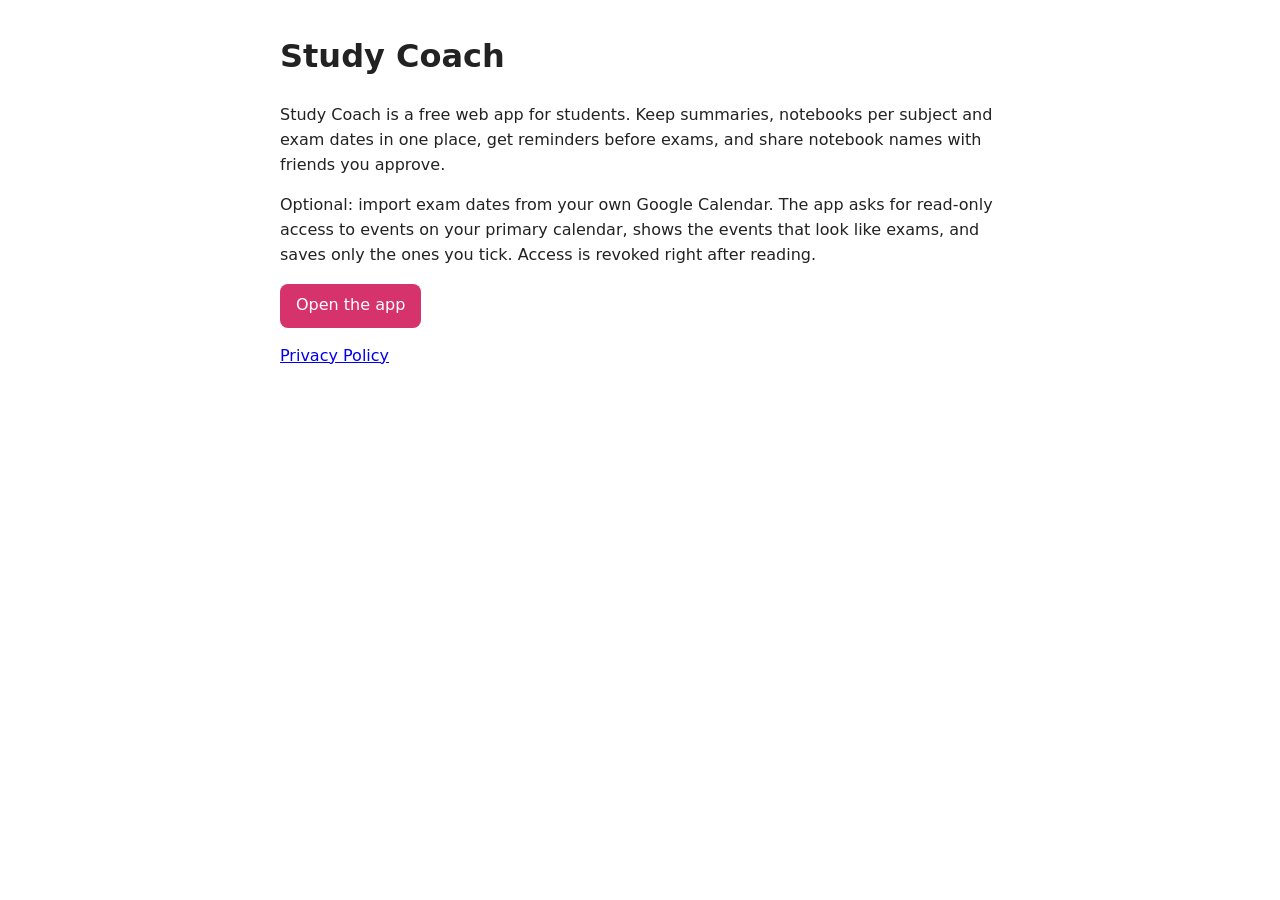
<file: about.html>
<!doctype html><html lang="en"><head><meta charset="utf-8"><meta name="viewport" content="width=device-width,initial-scale=1"><title>Study Coach</title><style>body{font-family:system-ui,sans-serif;max-width:720px;margin:2rem auto;padding:0 1rem;line-height:1.55;color:#222;overflow-wrap:anywhere}a.btn{display:inline-block;background:#d6336c;color:#fff;padding:.6rem 1rem;border-radius:8px;text-decoration:none}</style></head><body>
<h1>Study Coach</h1>
<p>Study Coach is a free web app for students. Keep summaries, notebooks per subject and exam dates in one place, get reminders before exams, and share notebook names with friends you approve.</p>
<p>Optional: import exam dates from your own Google Calendar. The app asks for read-only access to events on your primary calendar, shows the events that look like exams, and saves only the ones you tick. Access is revoked right after reading.</p>
<p><a class="btn" href="/">Open the app</a></p>
<p><a href="/privacy.html">Privacy Policy</a></p>
</body></html>
</file>
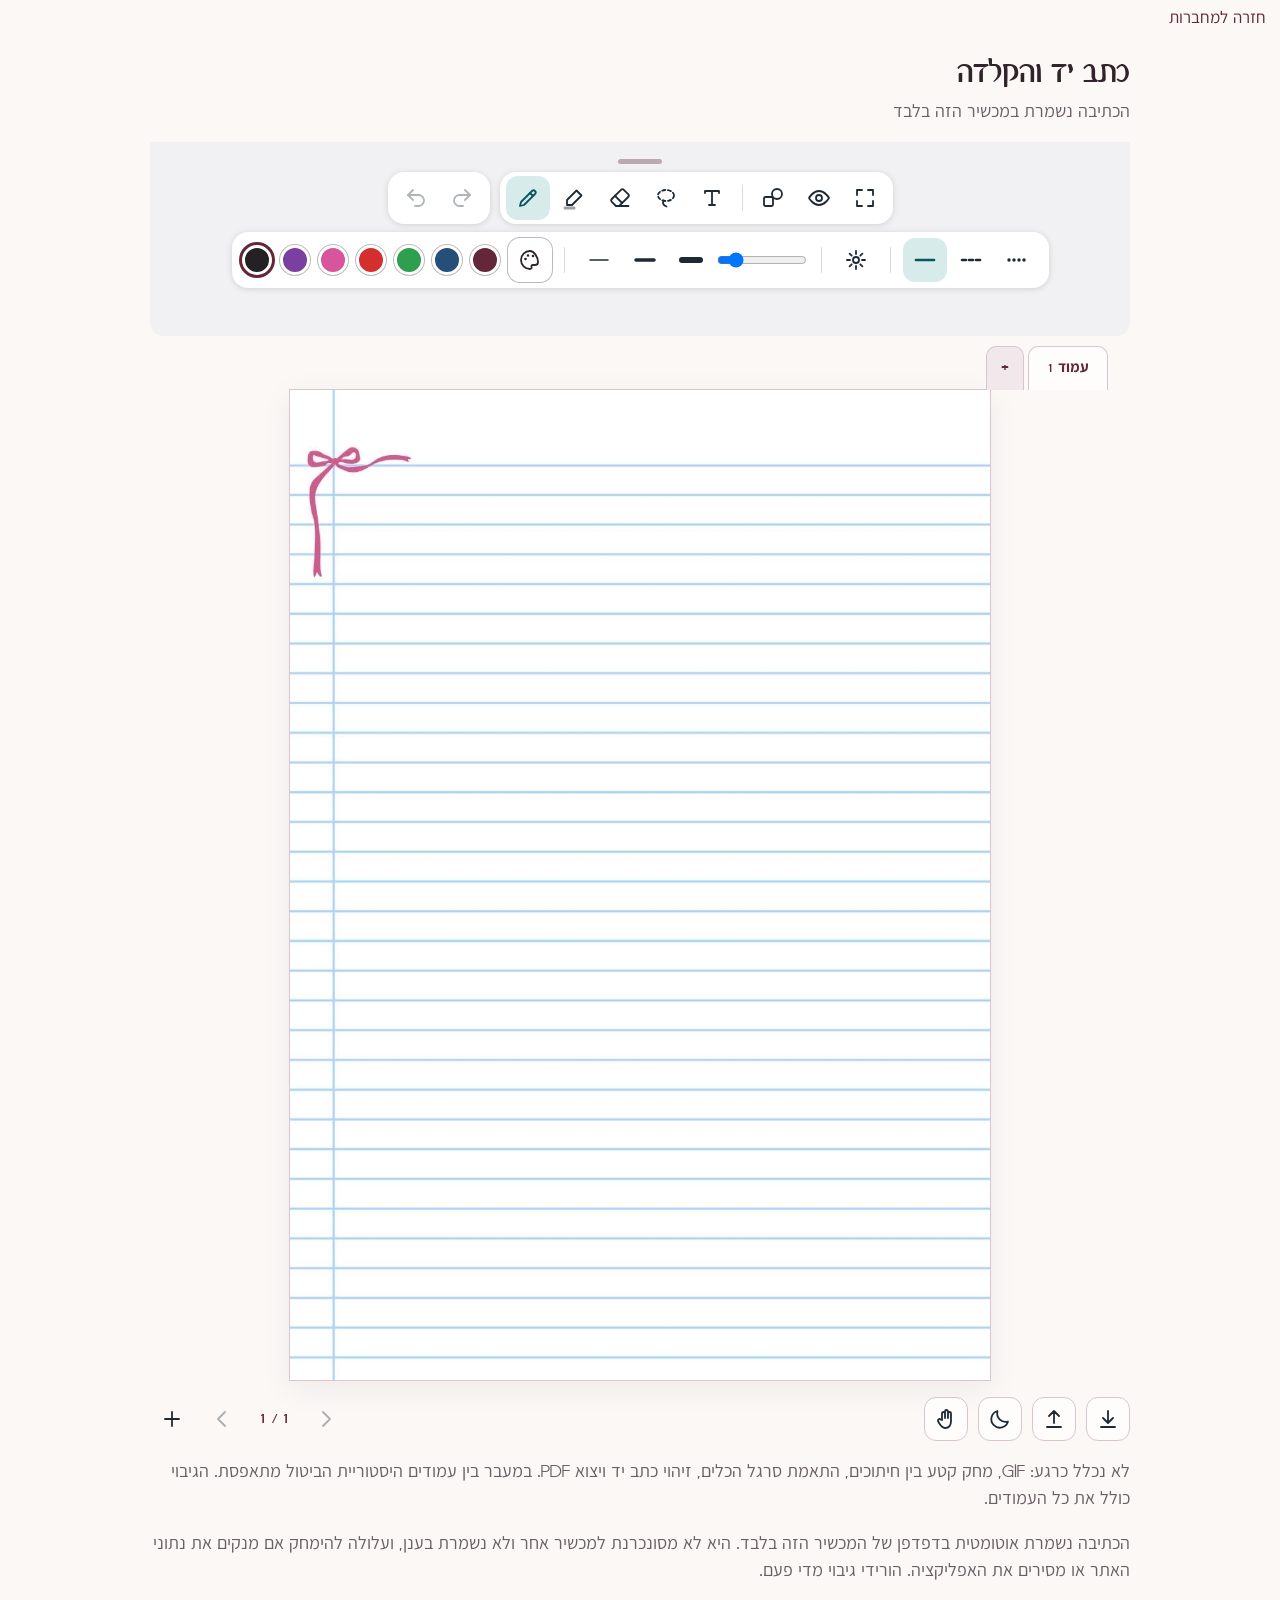
<file: ink.html>
<!doctype html><html lang="he" dir="rtl"><head><meta charset="utf-8"><meta name="viewport" content="width=device-width,initial-scale=1,viewport-fit=cover"><title>כתב יד</title>  <script type="module" crossorigin src="./ink.js?v=20261029ink2"></script>
  <link rel="modulepreload" crossorigin href="./ink-reactvendor-v1.js">
  <link rel="stylesheet" crossorigin href="./ink.css?v=20261029ink2">
</head><body><a class="ink-back" href="./#/notebooks">חזרה למחברות</a><div id="root"></div></body></html>
</file>
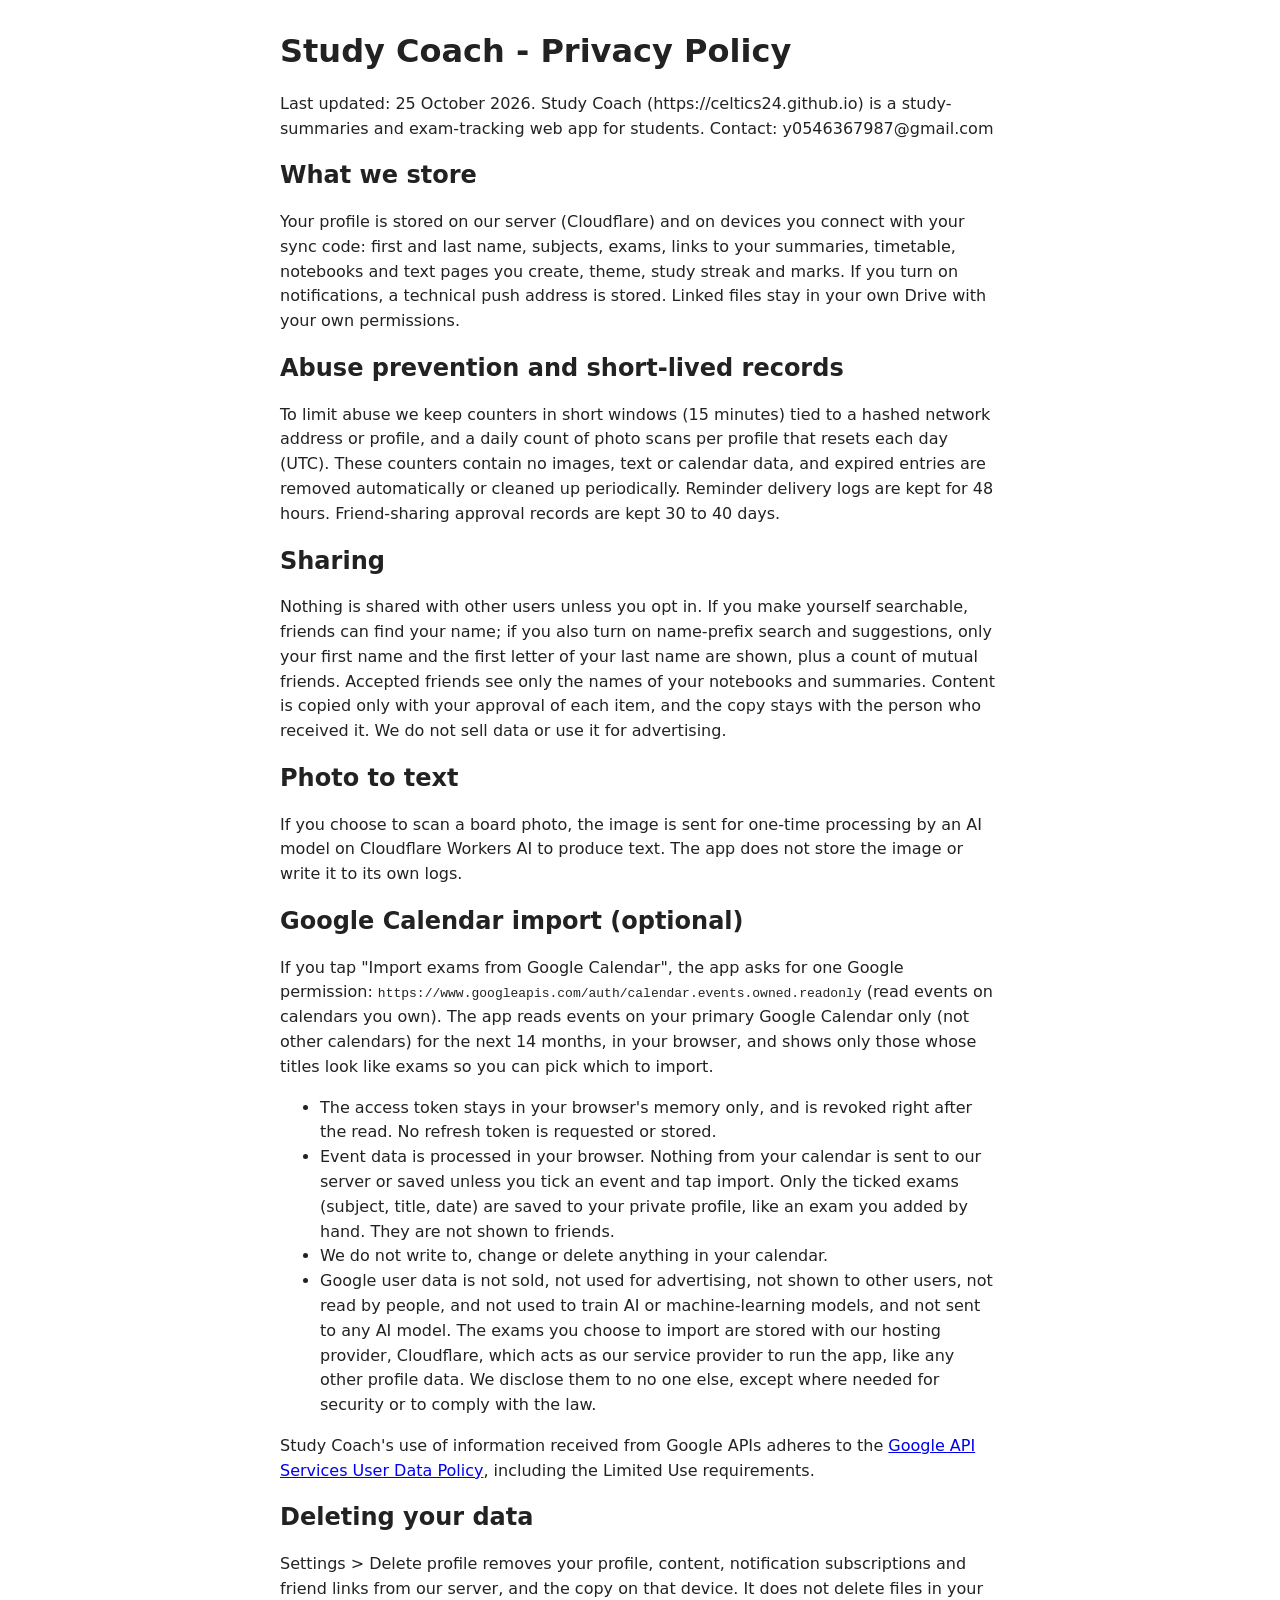
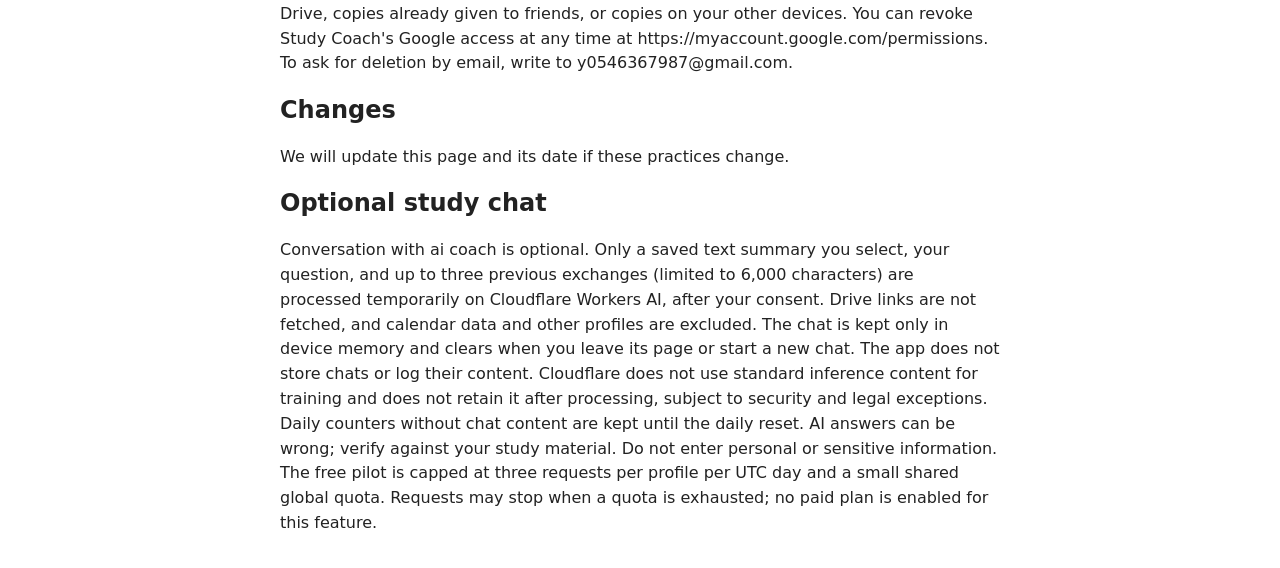
<file: privacy.html>
<!doctype html><html lang="en"><head><meta charset="utf-8"><meta name="viewport" content="width=device-width,initial-scale=1"><title>Study Coach - Privacy Policy</title><style>body{font-family:system-ui,sans-serif;max-width:720px;margin:2rem auto;padding:0 1rem;line-height:1.55;color:#222;overflow-wrap:anywhere}h1,h2{line-height:1.2}</style></head><body>
<h1>Study Coach - Privacy Policy</h1>
<p>Last updated: 25 October 2026. Study Coach (https://celtics24.github.io) is a study-summaries and exam-tracking web app for students. Contact: y0546367987@gmail.com</p>
<h2>What we store</h2>
<p>Your profile is stored on our server (Cloudflare) and on devices you connect with your sync code: first and last name, subjects, exams, links to your summaries, timetable, notebooks and text pages you create, theme, study streak and marks. If you turn on notifications, a technical push address is stored. Linked files stay in your own Drive with your own permissions.</p>
<h2>Abuse prevention and short-lived records</h2>
<p>To limit abuse we keep counters in short windows (15 minutes) tied to a hashed network address or profile, and a daily count of photo scans per profile that resets each day (UTC). These counters contain no images, text or calendar data, and expired entries are removed automatically or cleaned up periodically. Reminder delivery logs are kept for 48 hours. Friend-sharing approval records are kept 30 to 40 days.</p>
<h2>Sharing</h2>
<p>Nothing is shared with other users unless you opt in. If you make yourself searchable, friends can find your name; if you also turn on name-prefix search and suggestions, only your first name and the first letter of your last name are shown, plus a count of mutual friends. Accepted friends see only the names of your notebooks and summaries. Content is copied only with your approval of each item, and the copy stays with the person who received it. We do not sell data or use it for advertising.</p>
<h2>Photo to text</h2>
<p>If you choose to scan a board photo, the image is sent for one-time processing by an AI model on Cloudflare Workers AI to produce text. The app does not store the image or write it to its own logs.</p>
<h2>Google Calendar import (optional)</h2>
<p>If you tap "Import exams from Google Calendar", the app asks for one Google permission: <code>https://www.googleapis.com/auth/calendar.events.owned.readonly</code> (read events on calendars you own). The app reads events on your primary Google Calendar only (not other calendars) for the next 14 months, in your browser, and shows only those whose titles look like exams so you can pick which to import.</p>
<ul>
<li>The access token stays in your browser's memory only, and is revoked right after the read. No refresh token is requested or stored.</li>
<li>Event data is processed in your browser. Nothing from your calendar is sent to our server or saved unless you tick an event and tap import. Only the ticked exams (subject, title, date) are saved to your private profile, like an exam you added by hand. They are not shown to friends.</li>
<li>We do not write to, change or delete anything in your calendar.</li>
<li>Google user data is not sold, not used for advertising, not shown to other users, not read by people, and not used to train AI or machine-learning models, and not sent to any AI model. The exams you choose to import are stored with our hosting provider, Cloudflare, which acts as our service provider to run the app, like any other profile data. We disclose them to no one else, except where needed for security or to comply with the law.</li>
</ul>
<p>Study Coach's use of information received from Google APIs adheres to the <a href="https://developers.google.com/terms/api-services-user-data-policy">Google API Services User Data Policy</a>, including the Limited Use requirements.</p>
<h2>Deleting your data</h2>
<p>Settings &gt; Delete profile removes your profile, content, notification subscriptions and friend links from our server, and the copy on that device. It does not delete files in your Drive, copies already given to friends, or copies on your other devices. You can revoke Study Coach's Google access at any time at https://myaccount.google.com/permissions. To ask for deletion by email, write to y0546367987@gmail.com.</p>
<h2>Changes</h2>
<p>We will update this page and its date if these practices change.</p>
<h2>Optional study chat</h2><p>Conversation with ai coach is optional. Only a saved text summary you select, your question, and up to three previous exchanges (limited to 6,000 characters) are processed temporarily on Cloudflare Workers AI, after your consent. Drive links are not fetched, and calendar data and other profiles are excluded. The chat is kept only in device memory and clears when you leave its page or start a new chat. The app does not store chats or log their content. Cloudflare does not use standard inference content for training and does not retain it after processing, subject to security and legal exceptions. Daily counters without chat content are kept until the daily reset. AI answers can be wrong; verify against your study material. Do not enter personal or sensitive information. The free pilot is capped at three requests per profile per UTC day and a small shared global quota. Requests may stop when a quota is exhausted; no paid plan is enabled for this feature.</p></body></html>
</file>
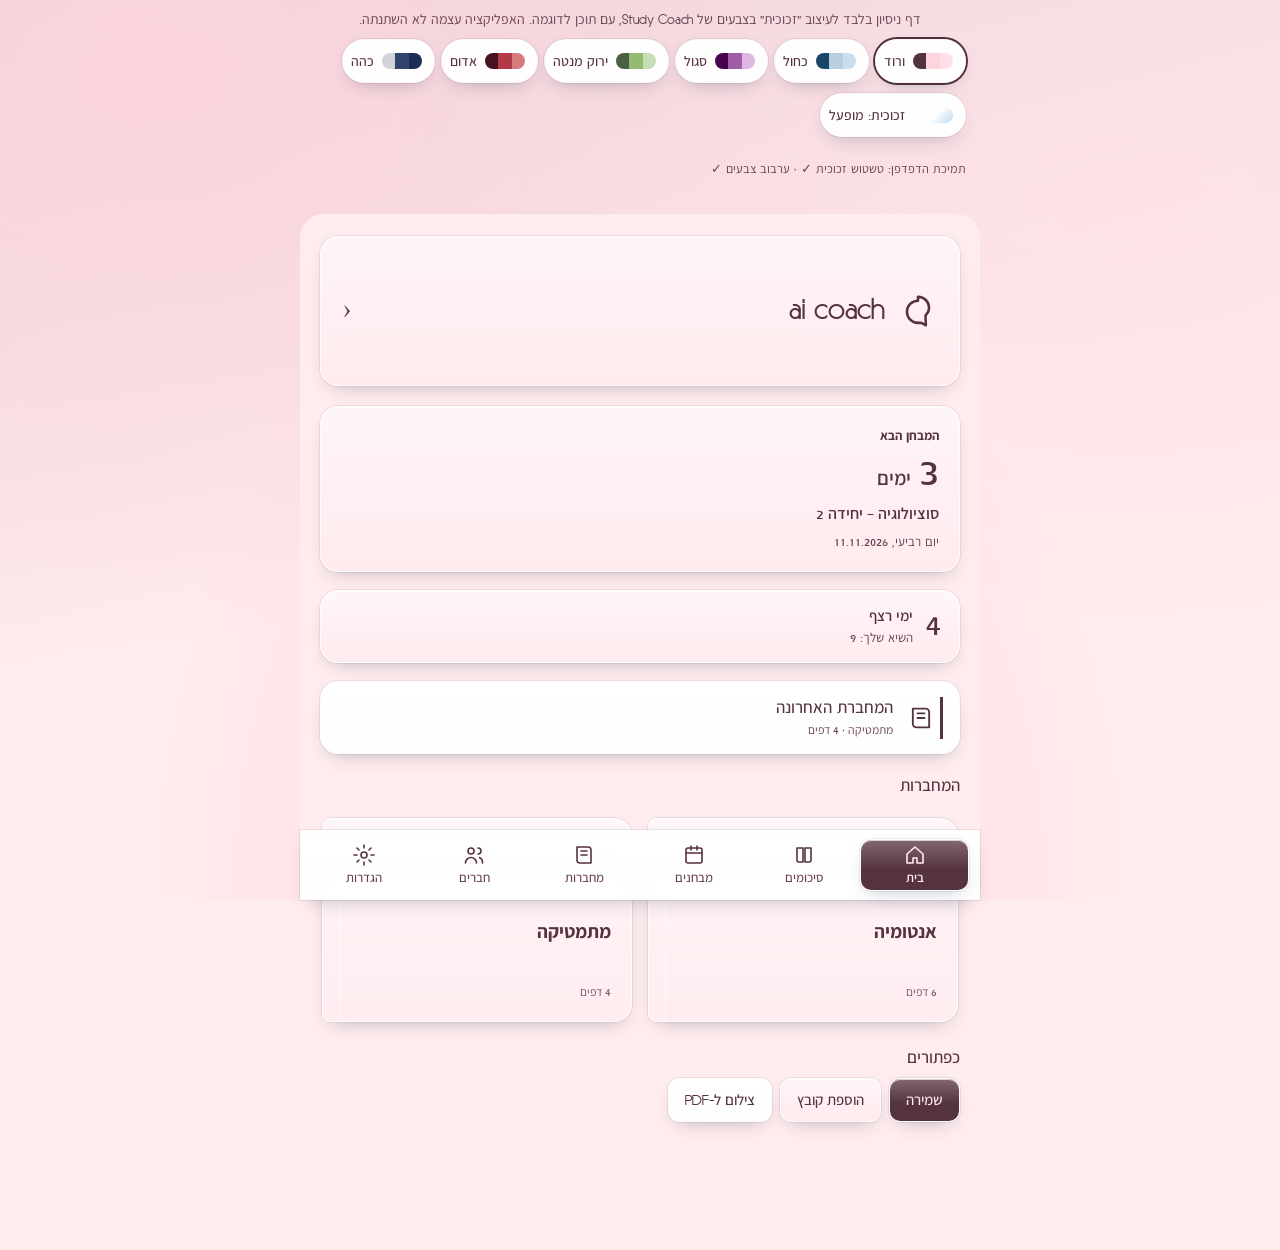
<file: trial-glass.html>
<!doctype html>
<html lang="he" dir="rtl" data-theme="pink" data-style="glass">
<head>
<meta charset="utf-8">
<meta name="viewport" content="width=device-width, initial-scale=1, viewport-fit=cover">
<title>דף ניסיון - צבעי זכוכית</title>
<link rel="stylesheet" href="inkbook-fonts.css?v=20261105">
<style>
/* ===== ערכות הצבע של Study Coach, בדיוק כמו באפליקציה (index.html) ===== */
:root,:root[data-theme=pink]{--ds-page:#FFECEE;--ds-white:#ffffff;--ds-ink:#55323F;--ds-ink-2:#694351;--ds-ink-3:#694351;--ds-hairline:#FEBDCE;--pink-50:#FFECEE;--pink-100:#FFE0E6;--pink-200:#FFD4DE;--pink-300:#FFC9D6;--pink-600:#55323F;--pink-700:#55323F;--cover:#FFD4DE;--spine:#FEBDCE;--bookmark:#55323F;--paper:#fff;--page-rule:#FFE0E6}
:root[data-theme=blue]{--ds-page:#DBECF4;--ds-white:#fff;--ds-ink:#194569;--ds-ink-2:#194569;--ds-ink-3:#194569;--ds-hairline:#91AEC4;--pink-50:#DBECF4;--pink-100:#CADEED;--pink-200:#B7D0E1;--pink-300:#91AEC4;--pink-600:#194569;--pink-700:#194569;--cover:#91AEC4;--spine:#5F84A2;--bookmark:#194569;--paper:#fff;--page-rule:#DBECF4}
:root[data-theme=purple]{--ds-page:#E0B6E4;--ds-white:#fff;--ds-ink:#47034E;--ds-ink-2:#5D0565;--ds-ink-3:#5D0565;--ds-hairline:#9F5EA5;--pink-50:#E0B6E4;--pink-100:#E0B6E4;--pink-200:#9F5EA5;--pink-300:#7E3285;--pink-600:#5D0565;--pink-700:#47034E;--cover:#7E3285;--spine:#5D0565;--bookmark:#47034E;--paper:#fff;--page-rule:#E0B6E4}
:root[data-theme=mint]{--ds-page:#DDEAD1;--ds-white:#fff;--ds-ink:#4B6043;--ds-ink-2:#4B6043;--ds-ink-3:#4B6043;--ds-hairline:#A3C585;--pink-50:#DDEAD1;--pink-100:#C7DDB5;--pink-200:#B3CF99;--pink-300:#95BB72;--pink-600:#658354;--pink-700:#4B6043;--cover:#95BB72;--spine:#75975E;--bookmark:#4B6043;--paper:#fff;--page-rule:#DDEAD1}
:root[data-theme=burgundy]{--ds-page:#D77A7D;--ds-white:#fff;--ds-ink:#461220;--ds-ink-2:#461220;--ds-ink-3:#461220;--ds-hairline:#B23A48;--pink-50:#D77A7D;--pink-100:#D77A7D;--pink-200:#B23A48;--pink-300:#8C2F39;--pink-600:#69212D;--pink-700:#461220;--cover:#B23A48;--spine:#8C2F39;--bookmark:#461220;--paper:#fff;--page-rule:#f1dada}
:root[data-theme=dark]{color-scheme:dark;--ds-page:#0A1C3A;--ds-white:#1A2D55;--ds-ink:#D4D4D8;--ds-ink-2:#D4D4D8;--ds-ink-3:#A1A5BE;--ds-hairline:#505D89;--pink-50:#0A1C3A;--pink-100:#1A2D55;--pink-200:#32436F;--pink-300:#505D89;--pink-600:#D4D4D8;--pink-700:#D4D4D8;--cover:#32436F;--spine:#505D89;--bookmark:#A1A5BE;--paper:#1A2D55;--page-rule:#32436F}

/* ===== בסיס כמו באפליקציה ===== */
*{box-sizing:border-box}
html,body{margin:0;min-height:100%}
body{background:var(--ds-page);color:var(--ds-ink);font-family:Assistant,Felix007,-apple-system,Arial,sans-serif;-webkit-font-smoothing:antialiased}
button{font:inherit;color:inherit;cursor:pointer;background:none;border:0}
.file-card{max-width:680px;margin:24px auto;padding:calc(env(safe-area-inset-top,0px) + 22px) 20px calc(104px + env(safe-area-inset-bottom,0px));background:var(--ds-page);border-radius:24px}
@media (max-width:740px){.file-card{margin:0;border-radius:0}}
.file-title{margin:0;font-size:28px;font-weight:600;letter-spacing:-.4px}
.file-fact{margin-top:2px;font-size:13px;color:var(--ds-ink-2)}
.group{margin-top:20px}
.group-label{margin:0 0 8px;font-size:17px;font-weight:500}

/* רכיבים — המראה הנוכחי של האפליקציה */
.file-button{display:inline-block;font:inherit;font-size:15px;font-weight:500;padding:9px 16px;min-height:44px;border-radius:11px;border:1.5px solid var(--pink-300);background:var(--pink-100);color:var(--pink-700);cursor:pointer;text-decoration:none}
.file-button[data-variant="secondary"]{background:var(--ds-white)}
.file-button.pri{background:var(--pink-700);color:var(--ds-page);border-color:var(--pink-700)}
.next-exam{display:flex;flex-direction:column;align-items:flex-start;gap:8px;padding:20px;border-radius:18px;background:var(--pink-100);border:1px solid var(--pink-200);margin-bottom:6px}
.next-label{font-size:13px;font-weight:700;color:var(--pink-700)}
.next-count-row{display:flex;align-items:baseline;gap:8px}
.next-num{font-size:42px;font-weight:600;line-height:1;color:var(--pink-700);font-variant-numeric:tabular-nums}
.next-word{font-size:20px;font-weight:600;color:var(--pink-700)}
.next-name{font-size:16px;font-weight:600;color:var(--ds-ink)}
.next-date{font-size:13px;color:var(--ds-ink-2)}
.streak-card{display:flex;align-items:center;gap:12px;background:var(--pink-100);border:1px solid var(--pink-200);border-radius:18px;padding:14px 18px;margin-top:18px}
.streak-num{font-size:34px;font-weight:600;color:var(--pink-700)}
.streak-label{font-size:15px;font-weight:600}
.streak-best{font-size:13px;color:var(--ds-ink-2)}
.last-nb{display:flex;align-items:center;gap:14px;margin-top:18px;padding:14px 16px;border-radius:18px;border:1px solid var(--pink-200);background:var(--ds-white);color:var(--ds-ink);text-decoration:none}
.last-nb .ico{width:36px;height:42px;flex:none;border-inline-start:3px solid var(--pink-700);padding-inline-start:5px}
.last-nb-text{display:flex;flex-direction:column;gap:2px;min-width:0}
.last-nb-text strong{font-size:17px;font-weight:500;overflow-wrap:anywhere}
.last-nb-text small{font-size:12px;color:var(--ds-ink-2)}
.chat-home{display:flex;align-items:center;gap:14px;min-height:150px;padding:22px;margin:0 0 20px;border-radius:18px;border:1px solid var(--pink-200);background:var(--pink-100);color:var(--ds-ink);text-decoration:none}
.chat-home strong{font-size:31px;font-weight:600;direction:ltr}
.chat-home>span:last-child{margin-inline-start:auto;font-size:25px;color:var(--pink-700)}
.nb-hero-wrap{display:grid;grid-template-columns:repeat(2,minmax(0,1fr));gap:20px 16px;padding:12px 2px 4px}
.notebook-hero{position:relative;display:flex;min-height:204px;flex-direction:column;justify-content:space-between;align-items:flex-start;padding:24px 20px 20px 28px;border:0;border-radius:8px 18px 18px 8px;background:var(--pink-100);color:var(--pink-700);font:inherit;text-align:start;box-shadow:inset 9px 0 0 #00000012,0 7px 0 -3px var(--ds-white),0 9px 0 -3px var(--pink-200),0 13px 18px -12px #442d4b66}
.notebook-hero:before{content:'';position:absolute;left:16px;top:0;bottom:0;border-left:1px solid #ffffff80}
.notebook-hero strong{font-size:19px;line-height:1.45}
.notebook-hero small{font-size:12px;opacity:.8}
.nb-cover-mark{font-size:30px;opacity:.65}
#tabs{position:fixed;left:0;right:0;bottom:0;z-index:20;display:flex;justify-content:center;pointer-events:none}
.tabs-inner{pointer-events:auto;width:100%;max-width:680px;display:flex;gap:3px;background:var(--ds-white);border-top:1px solid var(--pink-200);padding:8px 10px calc(8px + env(safe-area-inset-bottom,0px))}
.tab{flex:1;display:flex;flex-direction:column;align-items:center;justify-content:center;gap:2px;min-height:52px;border-radius:11px;text-decoration:none;color:var(--ds-ink-2);font-size:13px;font-weight:500}
.tab-ico{width:24px;height:24px;fill:none;stroke:var(--pink-600);stroke-width:1.6;stroke-linecap:round;stroke-linejoin:round}
.tab.is-active{color:var(--pink-700);background:var(--pink-100);font-weight:600}

/* בורר הניסיון */
.trial-note{max-width:640px;margin:0 auto;padding:10px 14px;font-size:14px;color:var(--ds-ink-2);text-align:center}
.controls{max-width:680px;margin:0 auto;padding:0 14px;display:grid;gap:10px}
.pals{display:flex;flex-wrap:wrap;gap:6px}
.pal{display:inline-flex;align-items:center;gap:8px;min-height:44px;padding:0 12px 0 8px;border-radius:99px;background:var(--ds-white);box-shadow:inset 0 0 0 1px var(--pink-200);font-size:14px;font-weight:500;color:var(--ds-ink)}
.pal.on{box-shadow:inset 0 0 0 2px var(--pink-700)}
.sw{display:flex;border-radius:99px;overflow:hidden;width:40px;height:16px}
.sw i{flex:1}
.support-line{font-size:12.5px;color:var(--ds-ink-2)}

/* ============================================================
   שכבת הזכוכית (Liquid Glass) — על פי החילוץ מאפליקציית אבא,
   מותאם למחלקות ולמשתני הצבע של Study Coach
   ============================================================ */
:root[data-style=glass]{
  --glass-hi:linear-gradient(180deg,rgba(255,255,255,.55),rgba(255,255,255,.14));
  --glass-hi-deep:linear-gradient(180deg,rgba(255,255,255,.26),rgba(255,255,255,0) 60%);
  --glass-rim:linear-gradient(rgba(255,255,255,.75),rgba(255,255,255,.75));
  --glass-sh:inset 0 1px 0 rgba(255,255,255,.7),0 0 0 1px rgba(30,45,75,.08),0 8px 20px -10px rgba(30,45,75,.35);
}
:root[data-style=glass] .file-button,
:root[data-style=glass] .next-exam,
:root[data-style=glass] .streak-card,
:root[data-style=glass] .last-nb,
:root[data-style=glass] .chat-home,
:root[data-style=glass] .notebook-hero,
:root[data-style=glass] .tabs-inner,
:root[data-style=glass] .pal{
  border:1px solid transparent;
  background:var(--glass-hi) padding-box,linear-gradient(var(--g,color-mix(in srgb,var(--pink-100) 72%,transparent)),var(--g,color-mix(in srgb,var(--pink-100) 72%,transparent))) padding-box,var(--glass-rim) border-box;
  box-shadow:var(--glass-sh);
  -webkit-backdrop-filter:blur(10px) saturate(1.5);
  backdrop-filter:blur(10px) saturate(1.5);
}
:root[data-style=glass] .file-button[data-variant="secondary"],
:root[data-style=glass] .last-nb,
:root[data-style=glass] .tabs-inner,
:root[data-style=glass] .pal{--g:color-mix(in srgb,var(--ds-white) 74%,transparent)}
:root[data-style=glass] .notebook-hero{--g:color-mix(in srgb,var(--pink-100) 66%,transparent)}
:root[data-style=glass] .file-button.pri,
:root[data-style=glass] .tab.is-active{
  border:1px solid transparent;
  background:var(--glass-hi-deep) padding-box,linear-gradient(var(--pink-700),var(--pink-700)) padding-box,var(--glass-rim) border-box;
  box-shadow:var(--glass-sh);
  -webkit-backdrop-filter:blur(10px) saturate(1.5);
  backdrop-filter:blur(10px) saturate(1.5);
  color:var(--ds-page);
}
:root[data-style=glass] .tab.is-active .tab-ico{stroke:var(--ds-page)}
:root[data-style=glass] .file-button.pri{color:var(--ds-page)}
:root[data-style=glass] .pal.on{box-shadow:var(--glass-sh),0 0 0 2px var(--pink-700)}
/* ערכה כהה: הדגש לבן חלש יותר ורכיבים שנשארים כהים, לשמירת ניגודיות */
:root[data-theme=dark][data-style=glass]{
  --glass-hi:linear-gradient(180deg,rgba(255,255,255,.20),rgba(255,255,255,.05));
  --glass-hi-deep:linear-gradient(180deg,rgba(255,255,255,.30),rgba(255,255,255,.06) 60%);
  --glass-rim:linear-gradient(rgba(255,255,255,.35),rgba(255,255,255,.35));
  --glass-sh:inset 0 1px 0 rgba(255,255,255,.3),0 0 0 1px rgba(255,255,255,.07),0 8px 20px -10px rgba(0,0,0,.6);
}
:root[data-theme=dark][data-style=glass] .file-button,
:root[data-theme=dark][data-style=glass] .next-exam,
:root[data-theme=dark][data-style=glass] .streak-card,
:root[data-theme=dark][data-style=glass] .chat-home,
:root[data-theme=dark][data-style=glass] .notebook-hero{--g:color-mix(in srgb,var(--pink-100) 62%,transparent)}
:root[data-theme=dark][data-style=glass] .file-button[data-variant="secondary"],
:root[data-theme=dark][data-style=glass] .last-nb,
:root[data-theme=dark][data-style=glass] .tabs-inner,
:root[data-theme=dark][data-style=glass] .pal{--g:color-mix(in srgb,var(--ds-white) 72%,transparent)}
/* נגישות: שקיפות מופחתת — רכיבים אטומים */
@media (prefers-reduced-transparency:reduce){
  :root[data-style=glass] .file-button,:root[data-style=glass] .next-exam,:root[data-style=glass] .streak-card,:root[data-style=glass] .last-nb,:root[data-style=glass] .chat-home,:root[data-style=glass] .notebook-hero,:root[data-style=glass] .tabs-inner,:root[data-style=glass] .pal{-webkit-backdrop-filter:none;backdrop-filter:none}
}
/* רקע גוף בסגנון זכוכית: הילות צבע מהערכה — מתכון הרקע של אבא עם המשתנים שלנו */
:root[data-style=glass] body{
  background-image:
    radial-gradient(ellipse at 12% 8%,color-mix(in srgb,var(--pink-200) 80%,transparent),transparent 50%),
    radial-gradient(ellipse at 88% 22%,color-mix(in srgb,var(--pink-100) 75%,transparent),transparent 45%),
    radial-gradient(ellipse at 50% 100%,color-mix(in srgb,var(--pink-300) 60%,transparent),transparent 55%),
    linear-gradient(165deg,color-mix(in srgb,var(--pink-700) 14%,var(--ds-page)),var(--ds-page) 55%);
  background-attachment:fixed;
}
</style>
</head>
<body>
<p class="trial-note">דף ניסיון בלבד לעיצוב "זכוכית" בצבעים של Study Coach, עם תוכן לדוגמה. האפליקציה עצמה לא השתנתה.</p>
<div class="controls">
  <div class="pals" id="pals"></div>
  <div class="pals">
    <button class="pal" id="glass-toggle" aria-pressed="true"><span class="sw"><i style="background:linear-gradient(135deg,#fff,rgba(255,255,255,.2) 55%,#bcd6ee)"></i></span><span id="glass-label">זכוכית: מופעל</span></button>
  </div>
  <p class="support-line" id="support"></p>
</div>

<main class="file-card">
  <a class="chat-home" href="#">
    <svg class="tab-ico" viewBox="0 0 24 24" style="width:38px;height:38px"><path d="M12 3a7 7 0 0 1 7 7c0 2-1 3.7-2.3 4.9L17 21l-3.2-1.6c-.6.1-1.2.1-1.8.1a7 7 0 0 1-7-7 7 7 0 0 1 7-7Z"/></svg>
    <span class="last-nb-text"><strong>ai coach</strong></span>
    <span>‹</span>
  </a>

  <section class="next-exam">
    <span class="next-label">המבחן הבא</span>
    <div class="next-count-row"><span class="next-num">3</span><span class="next-word">ימים</span></div>
    <span class="next-name">סוציולוגיה — יחידה 2</span>
    <span class="next-date">יום רביעי, 11.11.2026</span>
  </section>

  <section class="streak-card">
    <span class="streak-num">4</span>
    <span class="last-nb-text"><span class="streak-label">ימי רצף</span><span class="streak-best">השיא שלך: 9</span></span>
  </section>

  <a class="last-nb" href="#">
    <svg class="tab-ico ico" viewBox="0 0 24 24"><path d="M5 4h11a3 3 0 0 1 3 3v13H8a3 3 0 0 1-3-3V4Z"/><path d="M9 8h6M9 12h6"/></svg>
    <span class="last-nb-text"><strong>המחברת האחרונה</strong><small>מתמטיקה · 4 דפים</small></span>
  </a>

  <div class="group">
    <p class="group-label">המחברות</p>
    <div class="nb-hero-wrap">
      <button class="notebook-hero"><span class="nb-cover-mark">✎</span><strong>אנטומיה</strong><small>6 דפים</small></button>
      <button class="notebook-hero"><span class="nb-cover-mark">✎</span><strong>מתמטיקה</strong><small>4 דפים</small></button>
    </div>
  </div>

  <div class="group">
    <p class="group-label">כפתורים</p>
    <div style="display:flex;gap:8px;flex-wrap:wrap">
      <button class="file-button pri">שמירה</button>
      <button class="file-button">הוספת קובץ</button>
      <button class="file-button" data-variant="secondary">צילום ל-PDF</button>
    </div>
  </div>
</main>

<nav id="tabs"><div class="tabs-inner">
  <a class="tab is-active" href="#"><svg class="tab-ico" viewBox="0 0 24 24"><path d="M4 11 12 4l8 7v9h-6v-5h-4v5H4Z"/></svg>בית</a>
  <a class="tab" href="#"><svg class="tab-ico" viewBox="0 0 24 24"><path d="M5 5h6v14H7a2 2 0 0 1-2-2V5ZM13 5h6v12a2 2 0 0 1-2 2h-4V5Z"/></svg>סיכומים</a>
  <a class="tab" href="#"><svg class="tab-ico" viewBox="0 0 24 24"><rect x="4" y="5" width="16" height="15" rx="2"/><path d="M4 10h16M9 3v4M15 3v4"/></svg>מבחנים</a>
  <a class="tab" href="#"><svg class="tab-ico" viewBox="0 0 24 24"><path d="M5 4h11a3 3 0 0 1 3 3v13H8a3 3 0 0 1-3-3V4Z"/><path d="M9 8h6M9 12h6"/></svg>מחברות</a>
  <a class="tab" href="#"><svg class="tab-ico" viewBox="0 0 24 24"><circle cx="9" cy="8" r="3"/><path d="M3.5 20a5.5 5.5 0 0 1 11 0M16 5a3 3 0 0 1 0 6M17.5 14.5a5.5 5.5 0 0 1 3 5.5"/></svg>חברים</a>
  <a class="tab" href="#"><svg class="tab-ico" viewBox="0 0 24 24"><circle cx="12" cy="12" r="3"/><path d="M12 2v3M12 19v3M2 12h3M19 12h3M5 5l2 2M17 17l2 2M19 5l-2 2M7 17l-2 2"/></svg>הגדרות</a>
</div></nav>

<script>
/* ערכות Study Coach לבורר — שם + שלוש דוגמיות צבע מתוך הערכה עצמה */
const THEMES = {
  pink:     { n: 'ורוד',      sw: ['#FFE0E6', '#FFD4DE', '#55323F'] },
  blue:     { n: 'כחול',      sw: ['#CADEED', '#B7D0E1', '#194569'] },
  purple:   { n: 'סגול',      sw: ['#E0B6E4', '#9F5EA5', '#47034E'] },
  mint:     { n: 'ירוק מנטה', sw: ['#C7DDB5', '#95BB72', '#4B6043'] },
  burgundy: { n: 'אדום',      sw: ['#D77A7D', '#B23A48', '#461220'] },
  dark:     { n: 'כהה',       sw: ['#1A2D55', '#32436F', '#D4D4D8'] },
};
let current = 'pink';
const pals = document.getElementById('pals');
const renderPals = () => {
  pals.innerHTML = Object.entries(THEMES).map(([k, t]) =>
    `<button class="pal${k === current ? ' on' : ''}" data-theme="${k}" aria-pressed="${k === current}">` +
    `<span class="sw">${t.sw.map(c => `<i style="background:${c}"></i>`).join('')}</span>${t.n}</button>`
  ).join('');
};
pals.addEventListener('click', e => {
  const b = e.target.closest('[data-theme]');
  if (!b) return;
  current = b.dataset.theme;
  document.documentElement.dataset.theme = current;
  renderPals();
});
renderPals();

const toggle = document.getElementById('glass-toggle');
const label = document.getElementById('glass-label');
toggle.addEventListener('click', () => {
  const on = document.documentElement.dataset.style !== 'glass';
  document.documentElement.dataset.style = on ? 'glass' : '';
  toggle.setAttribute('aria-pressed', String(on));
  label.textContent = 'זכוכית: ' + (on ? 'מופעל' : 'כבוי');
});

/* בדיקת תמיכה כפי שהמדריך של אבא ממליץ */
const s1 = CSS.supports('backdrop-filter', 'blur(1px)') || CSS.supports('-webkit-backdrop-filter', 'blur(1px)');
const s2 = CSS.supports('color', 'color-mix(in srgb, red 50%, blue)');
document.getElementById('support').textContent =
  'תמיכת הדפדפן: טשטוש זכוכית ' + (s1 ? '✓' : '✗') + ' · ערבוב צבעים ' + (s2 ? '✓' : '✗');
</script>
</body>
</html>
</file>
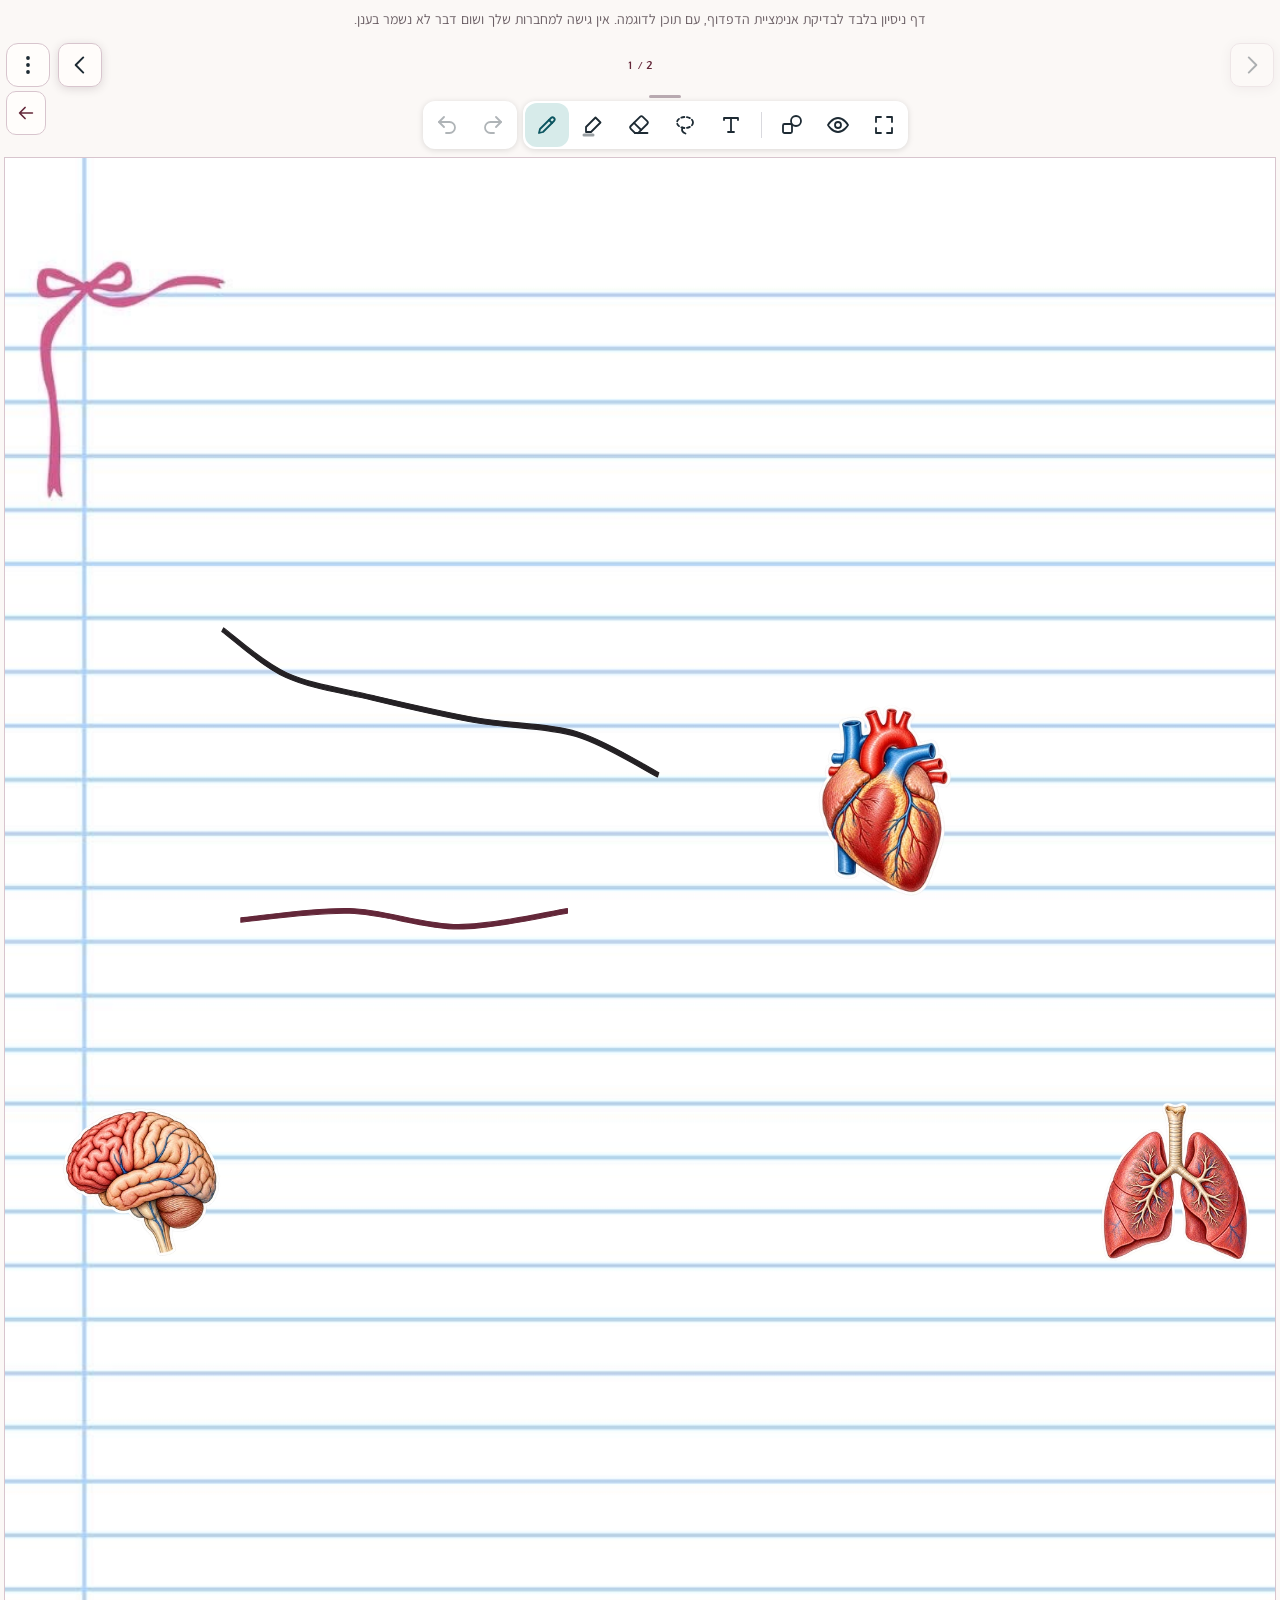
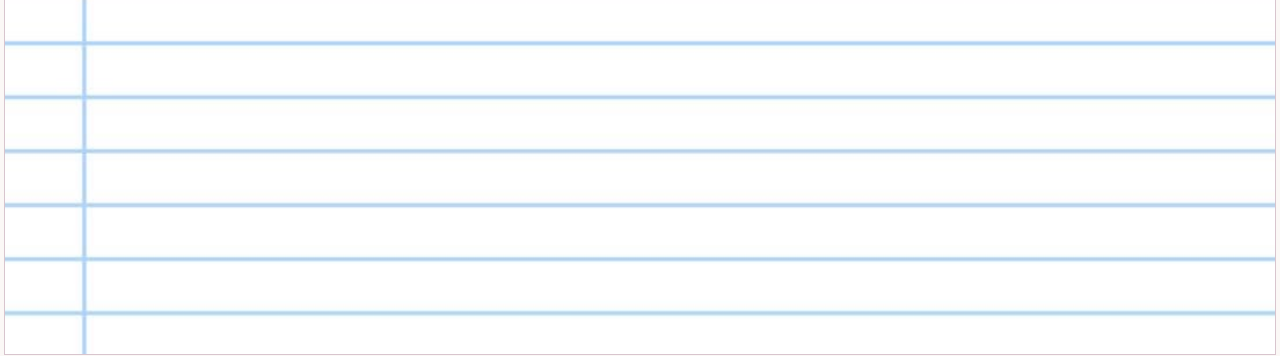
<file: trial-turn.html>
<!doctype html>
<html lang="he" dir="rtl">
<head>
<meta charset="utf-8">
<meta name="viewport" content="width=device-width, initial-scale=1, viewport-fit=cover">
<title>דף ניסיון - אנימציית דפדוף</title>
<link rel="stylesheet" href="inkbook-fonts.css?v=20261031page2">
<style>
  body{margin:0;background:#fbf8f6;font-family:Assistant,Felix007,sans-serif;color:#30232b}
  .trial-note{max-width:640px;margin:0 auto;padding:10px 14px;font-size:14px;color:#6b5f65;text-align:center}
  #editor{padding:0 14px}
  .photo-panel{display:grid;gap:12px;padding:16px;border:1px solid #e3c3cf;background:#fdf3f6;border-radius:18px;margin-bottom:20px;max-width:640px}
  .photo-panel h2{margin:0;font-size:22px;font-weight:700;color:#30232b}
  .photo-panel p{margin:0;font-size:17px;line-height:1.5;color:#30232b}
  .photo-actions{display:flex;gap:8px;flex-wrap:wrap}
  .file-button{min-height:48px;text-align:center;border-radius:11px;font-weight:500;font-family:inherit;font-size:16px;padding:0 14px;border:1px solid #d8c5ce;background:#fffdfb;color:#30232b;cursor:pointer}
  .file-button.danger{color:#b22636;border-color:#e1a6ae;background:#fff5f5}
</style>
</head>
<body>
<p class="trial-note">דף ניסיון בלבד לבדיקת אנימציית הדפדוף, עם תוכן לדוגמה. אין גישה למחברות שלך ושום דבר לא נשמר בענן.</p>
<div id="ui"></div>
<div id="editor"></div>
<script src="inkbook-paper.js?v=20261031page2"></script>
<script type="module">
window.__INK_DB = "ink-trial-turn";
window.__INK_KEY = "trial-doc";
const E = (s) => String(s).replace(/[&<>"']/g, (c) => ({ "&": "&amp;", "<": "&lt;", ">": "&gt;", '"': "&quot;", "'": "&#39;" }[c]));
await import("./inkbook-trial.js?v=20261031trial1");
const ui = document.getElementById("ui");
const ed = document.getElementById("editor");
const store = {
  p1: [
    { id: "demo1", t: "stroke", hl: false, color: "#242124", width: 3, pen: "fountain", dash: "solid", pts: [[120, 260], [150, 300], [200, 280], [260, 330], [320, 300], [360, 340]] },
    { id: "demo2", t: "stroke", hl: false, color: "#632739", width: 2.4, pen: "fountain", dash: "solid", pts: [[130, 420], [190, 400], [250, 440], [310, 415]] },
    { id: "demo3", t: "sticker", kind: "anat-heart", x: 430, y: 300, s: 110 },
    { id: "demo4", t: "sticker", kind: "anat-brain", x: 30, y: 520, s: 90 },
    { id: "demo5", t: "sticker", kind: "anat-lungs", x: 600, y: 520, s: 90 },
  ],
  p2: [],
};
const colors = {};
const pages = [
  { key: "p1", kind: "ink", title: "כתב יד 1" },
  { key: "p2", kind: "text", title: "דף טקסט לדוגמה", sid: "demo-text-1", text: "זהו דף טקסט לדוגמה במחברת התצוגה. אפשר למחוק אותו מהתפריט ⋯ כדי לראות את זרימת המחיקה החדשה." },
];
let un;
const confirmPageDelete = (page) => {
  window.boardDraftOpen = true;
  ed.innerHTML = `<section class="photo-panel"><h2>מחיקת דף</h2><p>למחוק את "${E(page.title)}"? ${page.kind === "ink" ? "הכתיבה של הדף נמחקת מהמכשיר הזה. " : ""}לא ניתן לשחזר.</p><div class="photo-actions"><button class="file-button danger" id="nb-confirm">מחיקה לצמיתות</button><button class="file-button" id="nb-cancel">ביטול</button></div><p id="nb-status" role="status"></p></section>`;
  ed.scrollIntoView({ behavior: "smooth" });
  ed.querySelector("#nb-cancel").addEventListener("click", () => { ed.innerHTML = ""; window.boardDraftOpen = false; });
  ed.querySelector("#nb-confirm").addEventListener("click", () => {
    const i = pages.findIndex((p) => p.key === page.key);
    if (i >= 0) pages.splice(i, 1);
    ed.innerHTML = ""; window.boardDraftOpen = false;
    host.pages = pages.slice();
    un = window.InkBook.mount(ui, host);
    wirePageTurn();
  });
};
const host = {
  title: "מחברת לדוגמה",
  pages,
  start: 0,
  onBack: () => {},
  load: async (key) => store[key] ?? [],
  save: async (key, items) => { store[key] = items; },
  loadColor: async (key) => colors[key] || "#fffdfb",
  saveColor: async (key, color) => { colors[key] = color; },
  addInk: async () => {
    const key = "p" + (pages.length + 1);
    pages.push({ key, kind: "ink", title: "כתב יד " + pages.length });
    store[key] = [];
    return { page: pages[pages.length - 1], index: pages.length - 1 };
  },
  menu: (page) => {
    const items = [];
    const isText = page && page.kind === "text" && !page.old && page.sid;
    if (isText) items.push({ id: "edit", label: "עריכת הדף", icon: "text", run: () => {} });
    items.push(
      { id: "newtext", label: "דף טקסט חדש", icon: "text", run: () => {} },
      { id: "photo", label: "צילום דף", icon: "image", run: () => {} },
      { id: "sum", label: "הוספת סיכום", icon: "note", run: () => {} },
      { id: "addpdf", label: "הוספת PDF", icon: "up", run: () => {} },
      { id: "pdf", label: "PDF למחברת", icon: "dl", run: () => {} },
    );
    if (page && (page.kind === "ink" || (page.kind === "text" && !page.old && page.sid)))
      items.push({ id: "delsep", label: "", sep: true }, { id: "delpage", label: "מחיקת הדף", icon: "trash", danger: true, run: () => confirmPageDelete(page) });
    return items;
  },
  details: "זהו דף ניסיון. התוכן כאן הוא לדוגמה בלבד.",
};
un = window.InkBook.mount(ui, host);
const sync = () => { ui.style.display = ed.childElementCount > 0 ? "none" : ""; };
new MutationObserver(sync).observe(ed, { childList: true });

/* ---- אנימציית דפדוף: חילוץ שסופק מאפליקציית אבא (2026-11-07) ----
   מנוע הסיבוב המקורי (snapshotPage / bendSheet / playTurn) נשמר כמות שהוא.
   ההתאמות לדף הניסיון בלבד:
   1. המנוע פועל בתוך ה-shadow root של רכיב המחברת במקום ב-document.
   2. אלמנט העמוד הוא .sheet; העותק המונפש מקבל את המחלקה .paper לצורך כללי ה-CSS של האפקט.
   3. אלמנטי canvas (אם יופיעו) מומרים לתמונה בעת הכנת העותק, כי cloneNode לא משכפל פיקסלים.
   4. חיווי ההפעלה: צילום העמוד בהורדת האצבע/לחיצה, והשמעה כשמונה העמודים משתנה (כולל כיוון). */
const PT_CSS = `
.turning .paper{-webkit-backdrop-filter:none!important;backdrop-filter:none!important;background:var(--paper,#fffdfb)}
.turning{position:fixed;z-index:9999;overflow:hidden;pointer-events:none;border-radius:14px;transform-origin:100% 50%}
.turning .paper{position:absolute;margin:0;min-height:0}
.turning.strip{overflow:visible;border-radius:0;transform-style:preserve-3d}
.strip .strip{position:absolute;right:100%;top:0;width:100%;height:100%;transform-style:preserve-3d;transform-origin:100% 50%}
.face,.rear{position:absolute;inset:0 0 0 -1px;overflow:hidden}
.rear{opacity:.94;background:color-mix(in srgb,var(--paper) 90%,#6b5a45);backface-visibility:hidden;transform:rotateY(180deg) translateZ(.5px)}
.turning.strip>.face{border-radius:0 14px 14px 0}
.strip:not(:has(>.strip))>.face,.strip:not(:has(>.strip))>.rear{border-radius:14px 0 0 14px}
.face .shade{position:absolute;inset:0;opacity:0;background:linear-gradient(to left,rgba(30,20,10,.72),rgb(30,20,10))}
.turning.strip>.face .shade{background:linear-gradient(to left,rgb(30,20,10),rgba(30,20,10,.55))}
.turning.cast{opacity:0;background:linear-gradient(to left,rgba(30,20,10,.56),rgba(30,20,10,.18) 8%,rgba(30,20,10,.05) 28%,transparent 62%)}
@media (min-width:820px) and (min-height:560px){.turning{transform-origin:calc(100% + 25px) 50%}}
.flipwrap.ff .sheet,.flipwrap.fb .sheet{animation:none!important}
`;
function wirePageTurn() {
  const sr = ui.shadowRoot;
  if (!sr || sr.querySelector(".pt-engine")) return;
  const st = document.createElement("style");
  st.className = "pt-engine";
  st.textContent = PT_CSS;
  sr.appendChild(st);
  const $ = (s) => sr.querySelector(s);
  const $$ = (s) => [...sr.querySelectorAll(s)];
  function snapshotPage() {
    const old = $(".sheet");
    if (!old) return null;
    $$(".turning").forEach((x) => x.remove());
    const rect = old.getBoundingClientRect(), page = old.cloneNode(true), top = Math.max(rect.top, 0);
    page.classList.add("paper");
    const srcC = [...old.querySelectorAll("canvas")], dstC = [...page.querySelectorAll("canvas")];
    srcC.forEach((c, i) => {
      const d = dstC[i]; if (!d) return;
      try {
        const img = document.createElement("img");
        img.className = d.className;
        img.setAttribute("style", d.getAttribute("style") || "");
        const r = c.getBoundingClientRect();
        img.style.width = r.width + "px"; img.style.height = r.height + "px";
        img.src = c.toDataURL("image/png");
        d.replaceWith(img);
      } catch (e) {}
    });
    [...page.children].filter((_, i) => old.children[i] && old.children[i].getBoundingClientRect().top > innerHeight).forEach((x) => x.remove());
    page.querySelectorAll("[id]").forEach((x) => x.removeAttribute("id"));
    page.querySelectorAll("iframe").forEach((x) => x.remove());
    Object.assign(page.style, { top: `${rect.top - top}px`, width: `${rect.width}px`, minHeight: `${rect.height}px` });
    const sheet = Object.assign(document.createElement("div"), { className: "turning", inert: true });
    Object.assign(sheet.style, { top: `${top}px`, left: `${rect.left}px`, width: `${rect.width}px`, height: `${Math.min(rect.height, innerHeight - top)}px` });
    sheet.append(page);
    return sheet;
  }
  const BEND = 55;
  function bendSheet(flat) {
    const W = parseFloat(flat.style.width), count = W < 600 ? 6 : 10, w = W / count, strips = [];
    const part = (tag, cls, parent) => parent.appendChild(Object.assign(document.createElement(tag), { className: cls }));
    const root = Object.assign(document.createElement("div"), { className: "turning strip", inert: true });
    Object.assign(root.style, { top: flat.style.top, left: `${parseFloat(flat.style.left) + W - w}px`, width: `${w}px`, height: flat.style.height });
    for (let k = 0, strip = root; k < count; k++, strip = k < count ? part("div", "strip", strip) : strip) {
      const face = part("div", "face", strip), copy = face.appendChild(flat.firstChild.cloneNode(true));
      copy.style.left = `${(k + 1) * w - W + 1}px`;
      strips.push({ strip, shade: part("i", "shade", face) });
      part("div", "rear", strip);
    }
    return { root, strips };
  }
  function playTurn(old, forward) {
    if (!$(".sheet")) return;
    const clear = (a, parts) => { const t = setTimeout(() => a.finish(), window.__PT_CLEAR || 1000); a.finished.catch(() => {}).finally(() => { clearTimeout(t); parts.forEach((x) => x.remove()); }); };
    if (matchMedia("(prefers-reduced-motion: reduce)").matches) {
      sr.append(old);
      clear(old.animate([{ opacity: 1 }, { opacity: 0 }], { duration: 160, easing: "ease-out", fill: "both" }), [old]);
      return;
    }
    const flat = forward ? old : snapshotPage(), { root, strips } = bendSheet(flat), W = parseFloat(flat.style.width);
    const cast = Object.assign(document.createElement("i"), { className: "turning cast" });
    cast.style.cssText = flat.style.cssText;
    sr.append(...(forward ? [cast, root] : [old, cast, root]));
    const wide = innerWidth - parseFloat(flat.style.left) - W > 40, end = wide ? 270 : 110;
    const opts = { duration: window.__PT_DURATION || (wide ? 520 : 340), easing: "cubic-bezier(.4,.05,.6,.95)", fill: "both", direction: forward ? "normal" : "reverse" };
    const step = (t) => BEND * Math.sin(Math.PI * t) / strips.length, track = (f) => Array.from({ length: 13 }, (_, i) => f(i / 12));
    strips.forEach(({ strip, shade }, k) => {
      if (k) strip.animate(track((t) => ({ transform: `rotateY(${step(t)}deg)` })), opts);
      shade.animate(track((t) => ({ opacity: .3 * (1 - Math.abs(Math.cos((t * end + k * step(t)) * Math.PI / 180))) })), opts);
    });
    cast.animate([{ opacity: 0 }, { offset: .35, opacity: .7 }, { opacity: 0 }], opts);
    clear(root.animate(track((t) => ({ transform: `perspective(${3 * W}px) rotateY(${t * end}deg)` })), opts), [old, cast, root]);
  }
  const pageIndex = () => { const el = sr.querySelector(".pgind"); const m = el && el.textContent.match(/(\d+)\s*\//); return m ? +m[1] : null; };
  const setPaperVar = () => { const s = sr.querySelector(".sheet"); if (s) ui.style.setProperty("--paper", getComputedStyle(s).backgroundColor); };
  let pending = null, pendingIdx = null, pendingAt = 0;
  const snap = () => {
    if (sr.querySelector(".turning")) return;
    if (!sr.querySelector(".sheet")) return;
    setPaperVar();
    pending = snapshotPage();
    pendingIdx = pageIndex();
    pendingAt = Date.now();
  };
  setPaperVar();
  sr.addEventListener("pointerdown", (e) => { if (e.target.closest && e.target.closest(".flipwrap")) snap(); }, true);
  sr.addEventListener("click", (e) => { const b = e.target.closest && e.target.closest(".nbnav,.ptab"); if (b) snap(); }, true);
  window.addEventListener("keydown", (e) => { if (e.key === "ArrowLeft" || e.key === "ArrowRight") snap(); }, true);
  new MutationObserver(() => {
    if (pending === null || pendingIdx === null) return;
    if (Date.now() - pendingAt > 3000) { pending = null; pendingIdx = null; return; }
    const idx = pageIndex();
    if (idx === null || idx === pendingIdx) return;
    const dir = idx > pendingIdx;
    const old = pending; pending = null; pendingIdx = null;
    requestAnimationFrame(() => playTurn(old, dir));
  }).observe(sr, { childList: true, characterData: true, subtree: true });
}
wirePageTurn();
</script>
</body>
</html>
</file>
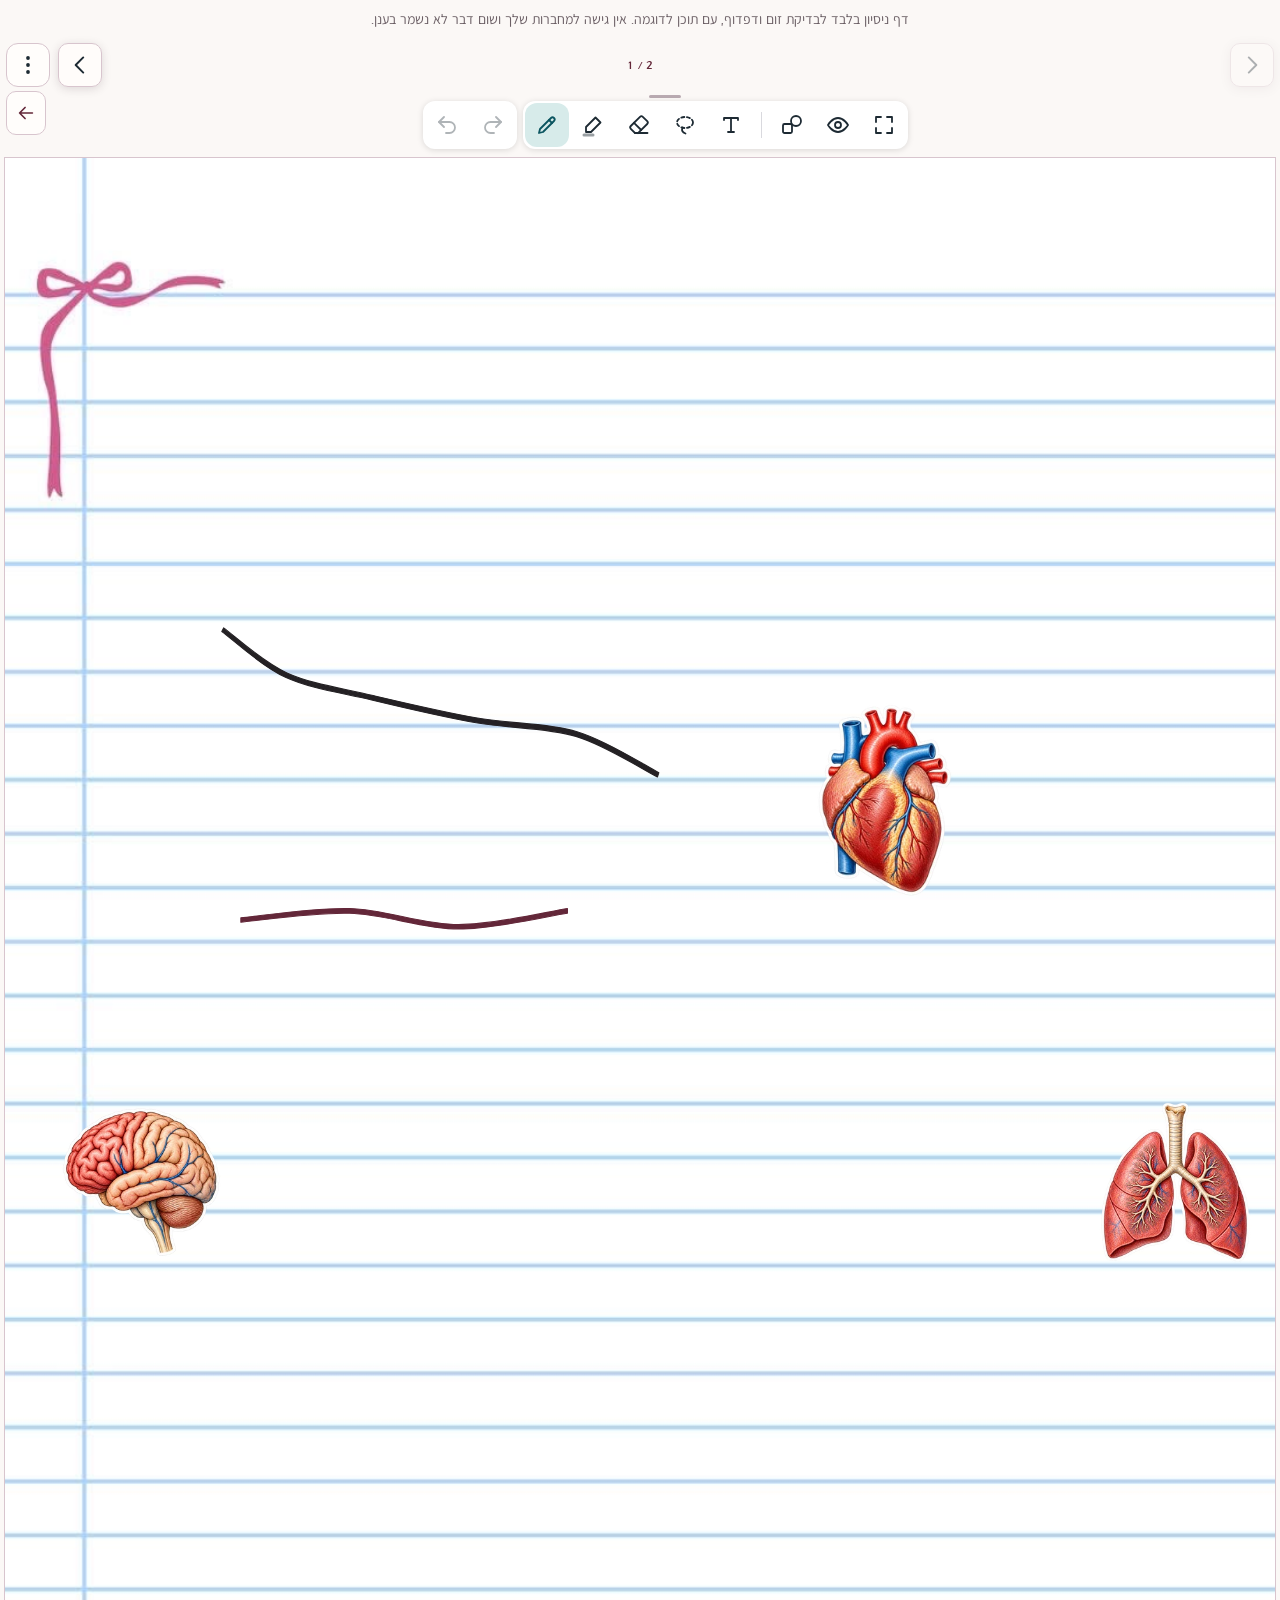
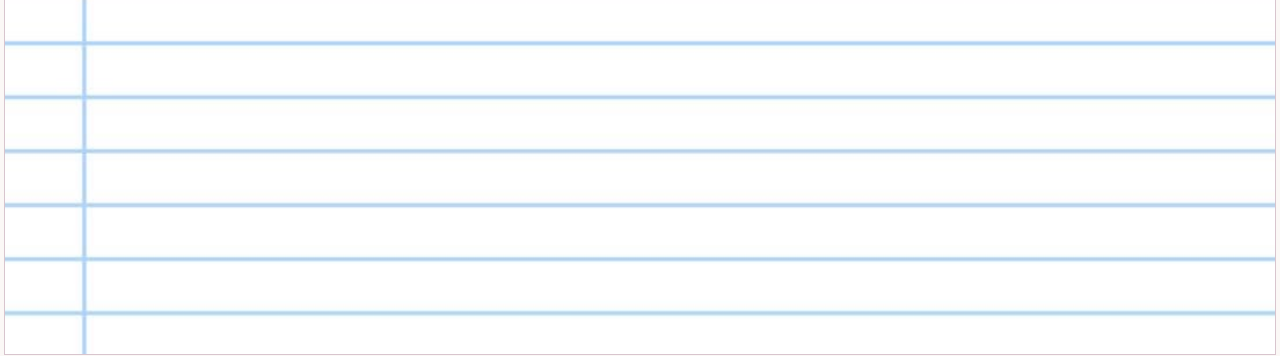
<file: trial.html>
<!doctype html>
<html lang="he" dir="rtl">
<head>
<meta charset="utf-8">
<meta name="viewport" content="width=device-width, initial-scale=1, viewport-fit=cover">
<title>דף ניסיון - זום ודפדוף</title>
<link rel="stylesheet" href="inkbook-fonts.css?v=20261031page2">
<style>
  body{margin:0;background:#fbf8f6;font-family:Assistant,Felix007,sans-serif;color:#30232b}
  .trial-note{max-width:640px;margin:0 auto;padding:10px 14px;font-size:14px;color:#6b5f65;text-align:center}
  #editor{padding:0 14px}
  .photo-panel{display:grid;gap:12px;padding:16px;border:1px solid #e3c3cf;background:#fdf3f6;border-radius:18px;margin-bottom:20px;max-width:640px}
  .photo-panel h2{margin:0;font-size:22px;font-weight:700;color:#30232b}
  .photo-panel p{margin:0;font-size:17px;line-height:1.5;color:#30232b}
  .photo-actions{display:flex;gap:8px;flex-wrap:wrap}
  .file-button{min-height:48px;text-align:center;border-radius:11px;font-weight:500;font-family:inherit;font-size:16px;padding:0 14px;border:1px solid #d8c5ce;background:#fffdfb;color:#30232b;cursor:pointer}
  .file-button.danger{color:#b22636;border-color:#e1a6ae;background:#fff5f5}
</style>
</head>
<body>
<p class="trial-note">דף ניסיון בלבד לבדיקת זום ודפדוף, עם תוכן לדוגמה. אין גישה למחברות שלך ושום דבר לא נשמר בענן.</p>
<div id="ui"></div>
<div id="editor"></div>
<script src="inkbook-paper.js?v=20261031page2"></script>
<script type="module">
window.__INK_DB = "ink-trial-b9";
window.__INK_KEY = "trial-doc";
const E = (s) => String(s).replace(/[&<>"']/g, (c) => ({ "&": "&amp;", "<": "&lt;", ">": "&gt;", '"': "&quot;", "'": "&#39;" }[c]));
await import("./inkbook-trial.js?v=20261031trial1");
const ui = document.getElementById("ui");
const ed = document.getElementById("editor");
const store = {
  p1: [
    { id: "demo1", t: "stroke", hl: false, color: "#242124", width: 3, pen: "fountain", dash: "solid", pts: [[120, 260], [150, 300], [200, 280], [260, 330], [320, 300], [360, 340]] },
    { id: "demo2", t: "stroke", hl: false, color: "#632739", width: 2.4, pen: "fountain", dash: "solid", pts: [[130, 420], [190, 400], [250, 440], [310, 415]] },
    { id: "demo3", t: "sticker", kind: "anat-heart", x: 430, y: 300, s: 110 },
    { id: "demo4", t: "sticker", kind: "anat-brain", x: 30, y: 520, s: 90 },
    { id: "demo5", t: "sticker", kind: "anat-lungs", x: 600, y: 520, s: 90 },
  ],
  p2: [],
};
const colors = {};
const pages = [
  { key: "p1", kind: "ink", title: "כתב יד 1" },
  { key: "p2", kind: "text", title: "דף טקסט לדוגמה", sid: "demo-text-1", text: "זהו דף טקסט לדוגמה במחברת התצוגה. אפשר למחוק אותו מהתפריט ⋯ כדי לראות את זרימת המחיקה החדשה." },
];
let un;
const confirmPageDelete = (page) => {
  window.boardDraftOpen = true;
  ed.innerHTML = `<section class="photo-panel"><h2>מחיקת דף</h2><p>למחוק את "${E(page.title)}"? ${page.kind === "ink" ? "הכתיבה של הדף נמחקת מהמכשיר הזה. " : ""}לא ניתן לשחזר.</p><div class="photo-actions"><button class="file-button danger" id="nb-confirm">מחיקה לצמיתות</button><button class="file-button" id="nb-cancel">ביטול</button></div><p id="nb-status" role="status"></p></section>`;
  ed.scrollIntoView({ behavior: "smooth" });
  ed.querySelector("#nb-cancel").addEventListener("click", () => { ed.innerHTML = ""; window.boardDraftOpen = false; });
  ed.querySelector("#nb-confirm").addEventListener("click", () => {
    const i = pages.findIndex((p) => p.key === page.key);
    if (i >= 0) pages.splice(i, 1);
    ed.innerHTML = ""; window.boardDraftOpen = false;
    host.pages = pages.slice();
    un = window.InkBook.mount(ui, host);
  });
};
const host = {
  title: "מחברת לדוגמה",
  pages,
  start: 0,
  onBack: () => {},
  load: async (key) => store[key] ?? [],
  save: async (key, items) => { store[key] = items; },
  loadColor: async (key) => colors[key] || "#fffdfb",
  saveColor: async (key, color) => { colors[key] = color; },
  addInk: async () => {
    const key = "p" + (pages.length + 1);
    pages.push({ key, kind: "ink", title: "כתב יד " + pages.length });
    store[key] = [];
    return { page: pages[pages.length - 1], index: pages.length - 1 };
  },
  menu: (page) => {
    const items = [];
    const isText = page && page.kind === "text" && !page.old && page.sid;
    if (isText) items.push({ id: "edit", label: "עריכת הדף", icon: "text", run: () => {} });
    items.push(
      { id: "newtext", label: "דף טקסט חדש", icon: "text", run: () => {} },
      { id: "photo", label: "צילום דף", icon: "image", run: () => {} },
      { id: "sum", label: "הוספת סיכום", icon: "note", run: () => {} },
      { id: "addpdf", label: "הוספת PDF", icon: "up", run: () => {} },
      { id: "pdf", label: "PDF למחברת", icon: "dl", run: () => {} },
    );
    if (page && (page.kind === "ink" || (page.kind === "text" && !page.old && page.sid)))
      items.push({ id: "delsep", label: "", sep: true }, { id: "delpage", label: "מחיקת הדף", icon: "trash", danger: true, run: () => confirmPageDelete(page) });
    return items;
  },
  details: "זהו דף ניסיון. התוכן כאן הוא לדוגמה בלבד.",
};
un = window.InkBook.mount(ui, host);
const sync = () => { ui.style.display = ed.childElementCount > 0 ? "none" : ""; };
new MutationObserver(sync).observe(ed, { childList: true });
</script>
</body>
</html>
</file>
<file: ink.css>
.trial{color:#30232b}.trial button,.trial input,.trial textarea,.trial p,.trial span,.trial label{font-family:Assistant,Felix007,sans-serif}.trial header{margin-bottom:16px}.bar{position:sticky;top:0;z-index:5;background:#fffdfb;padding:6px 0 8px;border-bottom:1px solid #e8dce0;margin-bottom:10px}.row{display:flex;flex-wrap:wrap;gap:6px;align-items:center;margin-bottom:6px}.ctx{padding-top:4px}.tb{min-height:44px;min-width:44px;padding:0 12px;font-size:17px;font-weight:600;border:1px solid #d8c5ce;border-radius:10px;background:#fffdfb;color:#30232b;cursor:pointer}.tb.s{min-height:40px;min-width:40px;padding:0 10px;font-size:16px}.tb.on{background:#f3e6ec}.tb[aria-pressed=true],.tb[aria-expanded=true]{background:#632739;color:#fff;border-color:#632739}.tb:disabled{opacity:.4;cursor:default}.sep{width:1px;height:28px;background:#d8c5ce;margin:0 4px}.swatches{display:flex;gap:8px;align-items:center;flex-wrap:wrap}.swatches button{width:34px;height:34px;border-radius:50%;border:3px solid #fff;box-shadow:0 0 0 1px #bbb;cursor:pointer}.swatches button[aria-pressed=true]{box-shadow:0 0 0 3px #632739}.swatches .more{width:auto;height:34px;border-radius:17px;padding:0 12px;background:#fffdfb;font-size:16px;font-weight:600;color:#30232b;border:1px solid #bbb}.widths{display:flex;gap:6px;flex-wrap:wrap;align-items:center}.size{min-width:28px;text-align:center;font-size:17px;font-weight:700}.range{display:flex;align-items:center;gap:8px;font-size:16px;font-weight:600}.range input{width:100px}.pop{background:#fffdfb;border:1px solid #d8c5ce;border-radius:12px;box-shadow:0 8px 24px #38242c26;padding:10px;margin-top:4px;max-width:360px}.pop.menu{display:flex;flex-direction:column;gap:2px;max-width:240px}.menu button{min-height:44px;border:0;background:transparent;font-size:18px;text-align:right;padding:0 10px;border-radius:8px;cursor:pointer;color:#30232b}.menu button:hover{background:#f3e6ec}.tabs{display:flex;gap:6px;margin-bottom:8px}.grid{display:grid;grid-template-columns:repeat(8,1fr);gap:8px}.grid button{aspect-ratio:1;border-radius:50%;border:2px solid #fff;box-shadow:0 0 0 1px #bbb;cursor:pointer;min-width:30px}.grid.st{grid-template-columns:repeat(4,1fr);margin-bottom:6px}.grid.st button{border-radius:10px;background:#fff;box-shadow:0 0 0 1px #e0d2d8;min-height:56px;display:flex;align-items:center;justify-content:center}.lab{font-size:15px;display:block;margin-bottom:6px}.empty{grid-column:1/-1;font-size:16px}.custom{display:flex;align-items:center;gap:12px;font-size:17px}.custom input{width:64px;height:44px;border:0;padding:0;background:none}.gutter{padding-inline:20px}.gutter.reading{padding-inline:0}.sheet{width:100%;border:1px solid #d8c5ce;box-shadow:0 8px 30px #38242c10;line-height:0;background:#fffdfb}.sheet svg{display:block;width:100%;height:auto;-webkit-user-select:none;user-select:none}.writing svg{cursor:crosshair}.reading svg{cursor:default}.block{direction:rtl;height:100%;position:relative;line-height:1.45}.block .grip{height:26px;display:flex;align-items:center;justify-content:center;cursor:grab;touch-action:none}.block .grip span{width:44px;height:6px;border-radius:3px;background:#b88397}.block textarea,.plain{font-family:Assistant,Felix007,sans-serif;font-size:24px;line-height:1.45;width:100%;height:calc(100% - 26px);margin:0;padding:4px 8px;box-sizing:border-box;white-space:pre-wrap;overflow-wrap:anywhere;border:0;resize:none;background:transparent;color:#30232b}.block:not(.on) textarea{border:1px dashed #d8c5ce}.block textarea{outline:none}.block.on textarea{border:2px solid #632739;background:#fffdfbe8}.plain{height:100%;overflow:hidden}.note{height:100%;box-sizing:border-box;padding:8px;box-shadow:2px 3px 8px #38242c33;line-height:1.4}.note textarea,.note .plain{width:100%;height:100%;font-size:20px;background:transparent;border:0;outline:none;resize:none;color:#30232b;padding:0}.savebar{display:flex;align-items:center;flex-wrap:wrap;gap:10px;margin:16px 0 8px}.savebar span{margin-inline-start:auto;font-size:18px;color:#632739;font-weight:700}.finger{display:flex;align-items:center;gap:8px;font-size:17px;font-weight:600}.finger input{width:20px;height:20px;accent-color:#632739}.hidden{position:absolute;width:1px;height:1px;opacity:0;pointer-events:none}.trial p{font-size:18px;line-height:1.5}.trial footer{font-size:16px;line-height:1.5}.trial input:focus-visible,.trial button:focus-visible,.trial textarea:focus-visible{outline:3px solid #254e79;outline-offset:3px}@media (min-width:800px){.sheet{max-width:700px;margin:0 auto}}.ctxbox{min-height:96px}@media (max-width:600px){.ctxbox{min-height:130px}}.bar{position:sticky}.pop{position:absolute;inset-inline-end:0;z-index:7}.trial .block textarea:focus-visible,.trial .note textarea:focus-visible{outline:none}.ask{font-size:18px;font-weight:600}.bar{background:#f1f1f3;border-bottom:0;padding:8px 6px;border-radius:0 0 14px 14px}.prow{display:flex;gap:10px;align-items:center;justify-content:center;flex-wrap:wrap;margin-bottom:8px}.pill{display:flex;align-items:center;gap:2px;background:#fff;border-radius:16px;box-shadow:0 1px 6px #0002;padding:4px 6px}.pill.ctx{flex-wrap:wrap;justify-content:center;gap:6px;width:fit-content;max-width:100%;margin:0 auto;padding:6px 10px}.ib{display:inline-flex;align-items:center;justify-content:center;min-width:44px;min-height:44px;padding:0;border:0;border-radius:12px;background:transparent;color:#1d2a33;cursor:pointer;font-size:17px;font-weight:700}.ib:hover{background:#eef2f4}.ib[aria-pressed=true],.ib[aria-expanded=true]{background:#d7ebea;color:#0b5560}.ib:disabled{opacity:.35;cursor:default}.ib.big{min-width:56px;min-height:56px}.ib.solo{border:1px solid #d8c5ce;background:#fffdfb}.ib.solo[aria-pressed=true]{background:#632739;color:#fff}.pill .sep{height:26px;margin:0 6px;background:#d9d9de}.swatches{gap:8px}.swatches button:not(.ib){width:30px;height:30px}.swatches .more{width:44px;height:44px;border:0;border-radius:12px;padding:0;background:transparent}.widths{display:flex;align-items:center;gap:2px}.slide{width:90px}.dots{display:inline-flex;align-items:center;gap:4px}.dots i{width:8px;height:8px;border-radius:50%;background:#555}.dots i.b{width:18px;height:18px}.pop{left:50%;right:auto;transform:translate(-50%);inset-inline-end:auto;width:max-content;max-width:min(360px,94vw)}.pop.menu{flex-direction:row;flex-wrap:wrap;gap:4px;max-width:260px}.tabs .ib{border:1px solid #d8c5ce}.sr{position:absolute;width:1px;height:1px;overflow:hidden;clip:rect(0 0 0 0)}.empty{display:flex;align-items:center;gap:8px;color:#777}.bar .size{min-width:28px}.lab{display:flex;margin-bottom:6px;color:#666}.savebar span{margin-inline-start:auto}.bar .pop{left:0;right:0;inset-inline-start:0;inset-inline-end:0;margin:6px auto 0;transform:none;width:fit-content;max-width:min(360px,94vw)}.pager{display:flex;align-items:center;gap:6px;margin-inline-start:auto}.pager b{font-size:17px;min-width:48px;text-align:center;color:#632739}.pk{width:56px;height:56px}.stab{display:flex;align-items:center;gap:8px;margin-top:8px}.stab .slide{flex:1;min-width:140px}.sheet.dk{background:#211d20;border-color:#4a4046}.sheet.dk svg{background:#211d20}.ptabs{display:flex;gap:4px;overflow-x:auto;padding:0 2px;margin-bottom:-1px;line-height:1.2}.ptab{flex:none;min-height:44px;padding:0 18px;border:1px solid #d8c5ce;border-bottom:0;border-radius:10px 10px 0 0;background:#f1e8ec;color:#632739;font:inherit;font-size:15px}.ptab.on{background:#fffdfb;font-weight:700}.ptab.add{font-size:22px;padding:0 14px}.sheet svg{-webkit-user-select:none;-webkit-touch-callout:none;-webkit-tap-highlight-color:transparent}.trial.full header{display:none}.trial.full .gutter{padding-inline:0}.trial.full .sheet{max-width:none;border-left:0;border-right:0}.bar{will-change:transform}.tbgrip{height:22px;display:flex;align-items:center;justify-content:center;cursor:grab;touch-action:none}.tbgrip span{width:44px;height:5px;border-radius:3px;background:#b9aab1}.trial{-webkit-user-select:none;user-select:none;-webkit-touch-callout:none}.trial textarea,.trial input[type=text]{-webkit-user-select:text;user-select:text}.gutter,.ptabs,.ptab{-webkit-user-select:none;user-select:none;-webkit-touch-callout:none}@font-face{font-family:Assistant;src:url([data-uri]) format("truetype");font-weight:200 800;font-display:swap;unicode-range:U+0590-05FF,U+FB1D-FB4F}@font-face{font-family:Felix007;src:url([data-uri]) format("truetype");font-weight:100 900;font-display:swap}html,body{margin:0;background:#fbf8f6}.ink-card{max-width:980px;margin:0 auto;padding:16px 14px 40px;direction:rtl;font-family:Assistant,Felix007,sans-serif;color:#30232b}.ink-h1{font-family:Felix007,Assistant,sans-serif;font-weight:400;font-size:34px;margin:8px 0 4px}.ink-fact{margin:0 0 14px;color:#6b5f65;font-size:17px}.ink-cap,.ink-closing{color:#6b5f65;font-size:15px;line-height:1.5}.ink-back{display:inline-block;margin:6px 14px 0;color:#632739;font-family:Assistant,sans-serif;font-size:17px;text-decoration:none}
</file>
<file: inkbook-fonts.css>
@import url("inkbook-fonts-extra-a.css?v=20261105");
@import url("inkbook-fonts-extra-b.css?v=20261105");
@font-face{font-family:Assistant;src:url([data-uri]) format('truetype');font-weight:200 800;font-display:swap;unicode-range:U+0590-05FF,U+FB1D-FB4F}
@font-face{font-family:Felix007;src:url([data-uri]) format('truetype');font-weight:100 900;font-display:swap}
</file>
